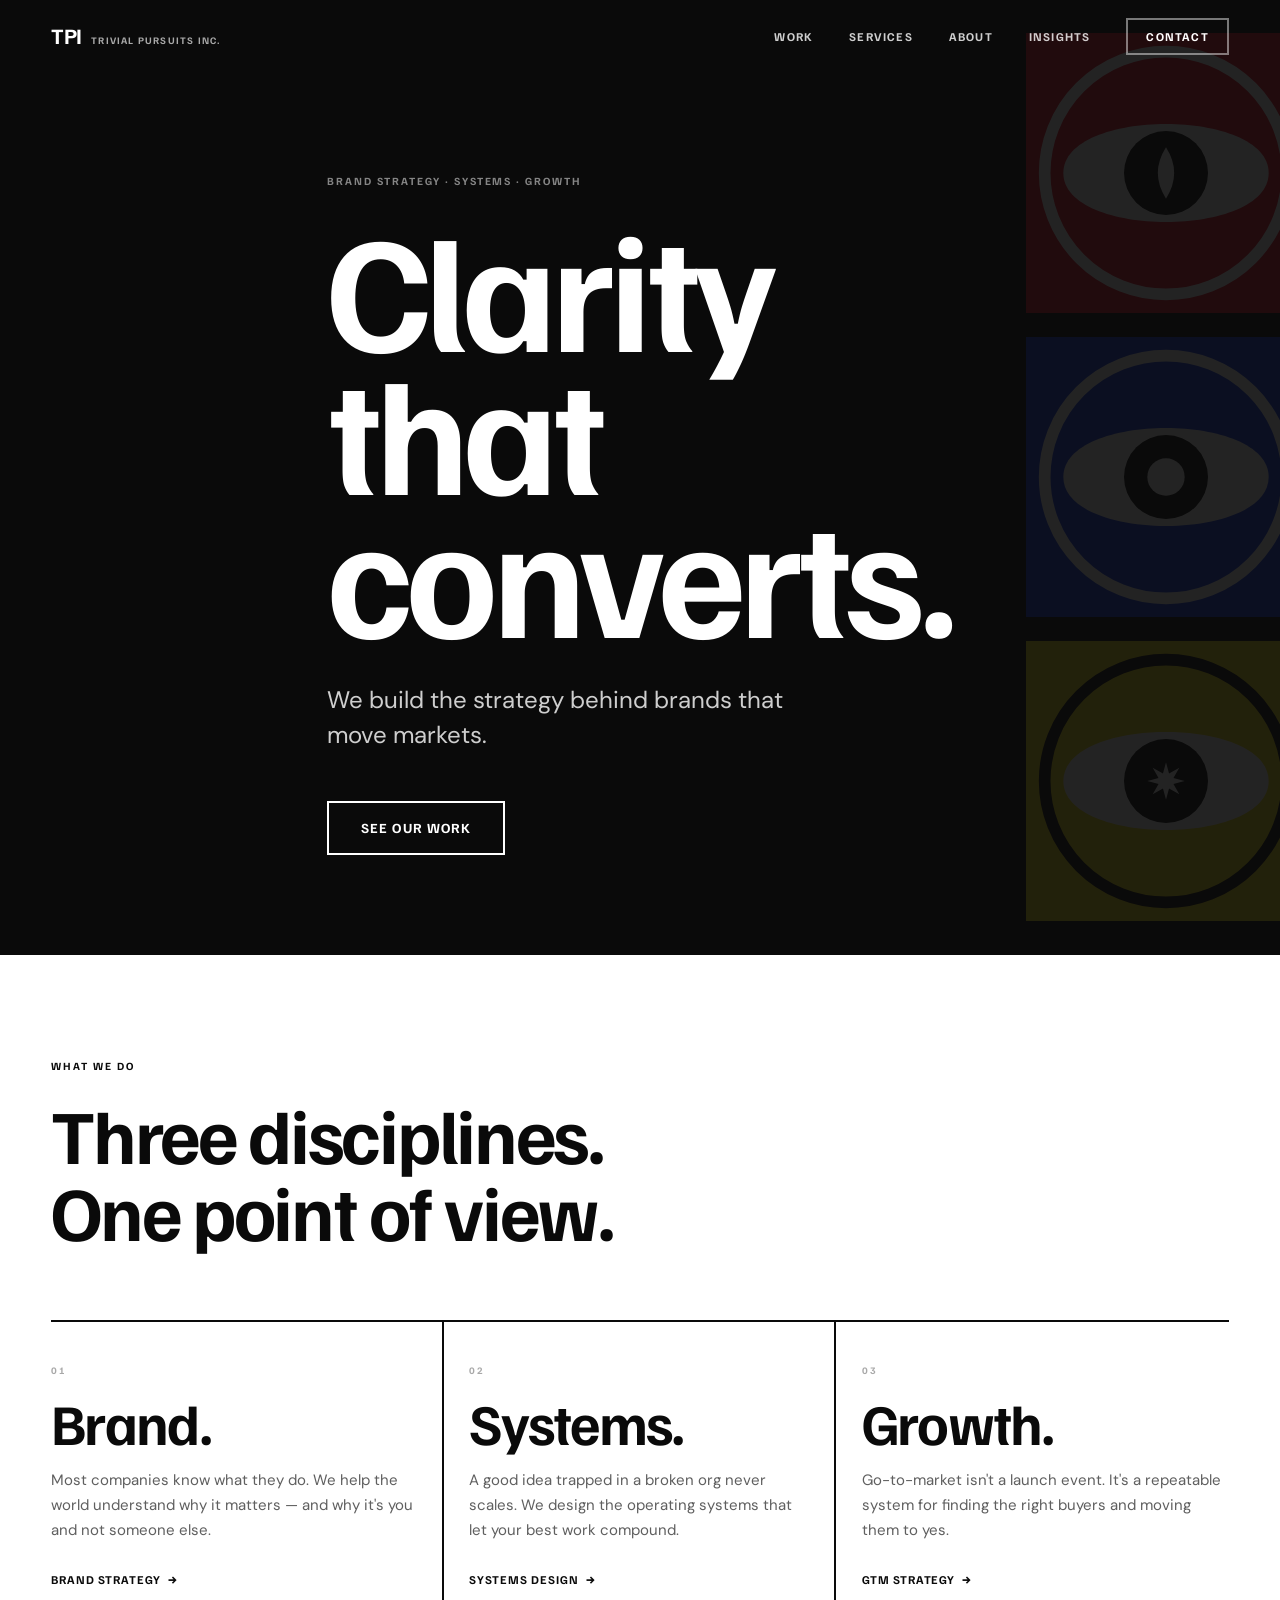
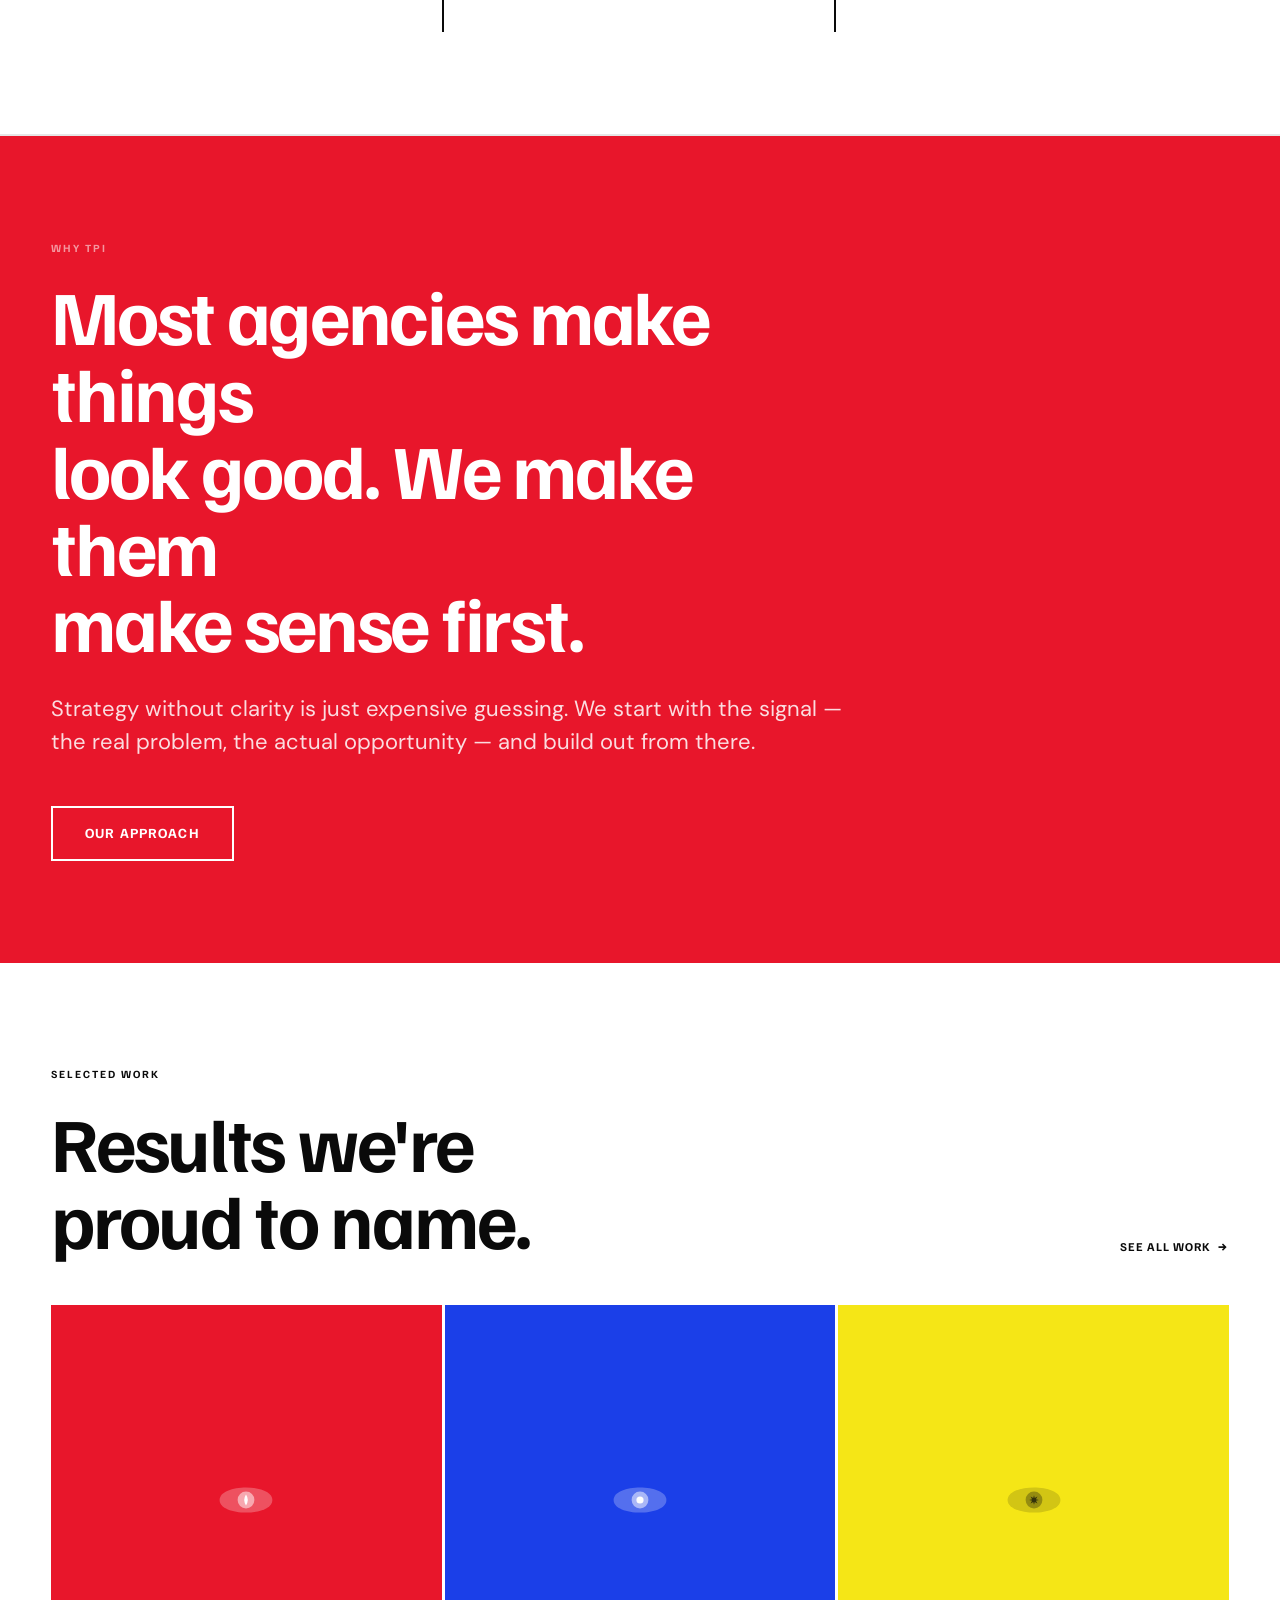
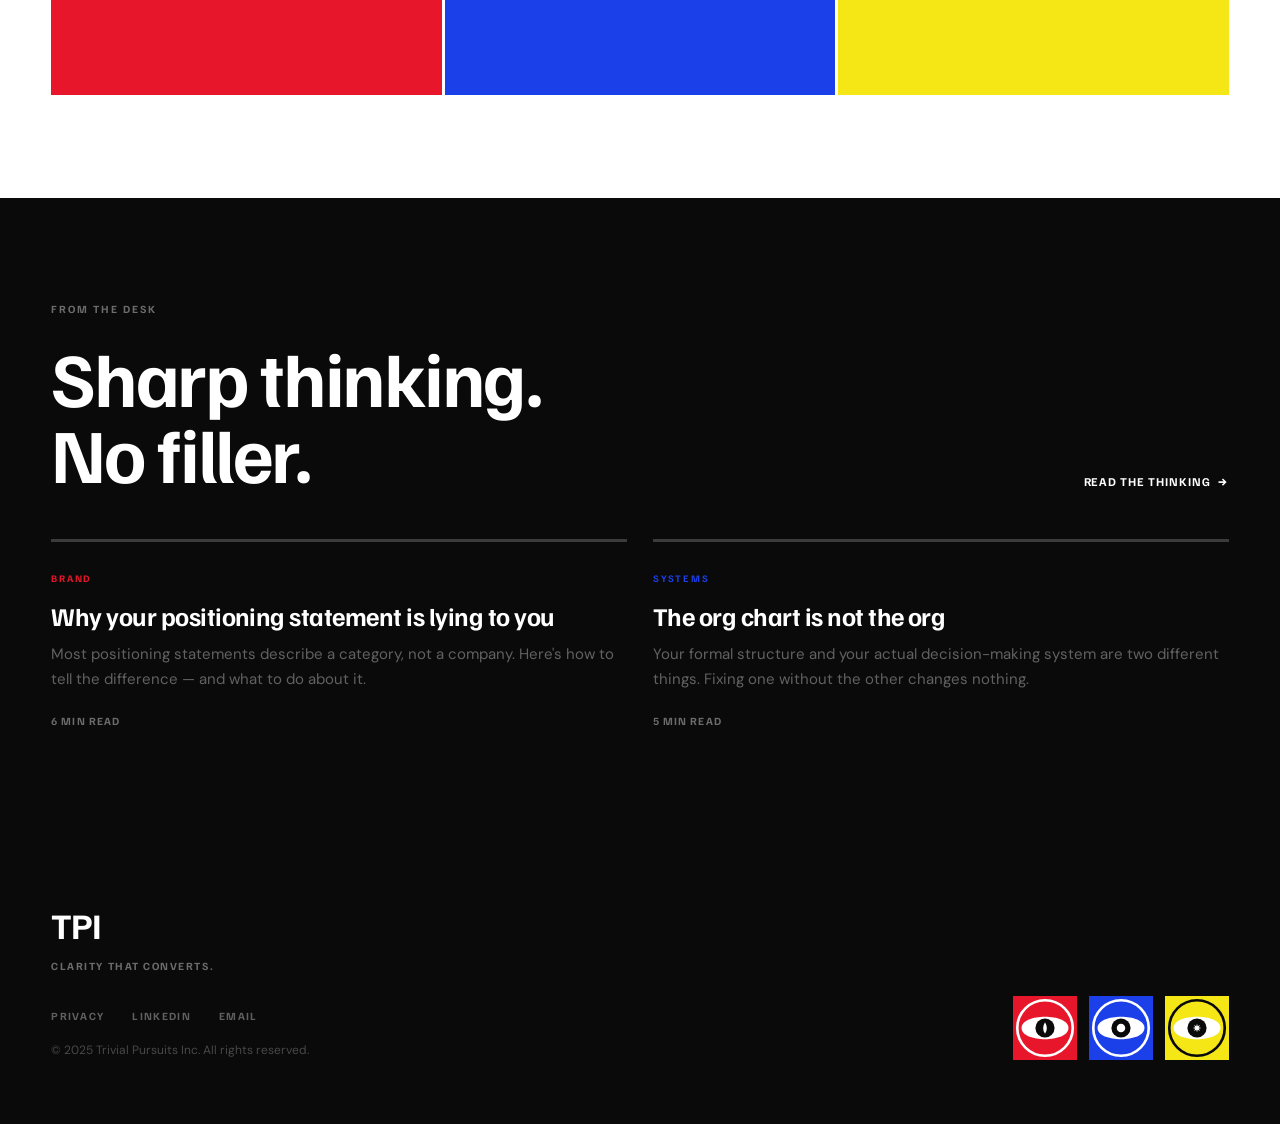
<file: index.html>
<!DOCTYPE html>
<html lang="en">
<head>
  <meta charset="UTF-8">
  <meta name="viewport" content="width=device-width, initial-scale=1.0">
  <title>TPI — Trivial Pursuits Inc. | Clarity that converts.</title>
  <meta name="description" content="TPI is a brand strategy and systems consulting agency. We build the strategy behind brands that move markets.">
  <link rel="preconnect" href="https://fonts.googleapis.com">
  <link rel="preconnect" href="https://fonts.gstatic.com" crossorigin>
  <link href="https://fonts.googleapis.com/css2?family=Familjen+Grotesk:wght@400;700;900&family=DM+Sans:ital,wght@0,400;0,500;0,700;1,400&display=swap" rel="stylesheet">
  <link rel="stylesheet" href="styles.css">
</head>
<body>

  <!-- ── Navigation ── -->
  <nav class="nav" id="nav" aria-label="Main navigation">
    <div class="nav__inner container">
      <a href="index.html" class="nav__logo" aria-label="TPI Home">
        <span class="nav__logo-mark">TPI</span>
        <span class="nav__logo-name">Trivial Pursuits Inc.</span>
      </a>
      <button class="nav__toggle" id="navToggle" aria-label="Toggle navigation" aria-expanded="false">
        <span></span><span></span><span></span>
      </button>
      <ul class="nav__links" id="navLinks" role="list">
        <li><a href="work.html">Work</a></li>
        <li><a href="services.html">Services</a></li>
        <li><a href="about.html">About</a></li>
        <li><a href="insights.html">Insights</a></li>
        <li><a href="contact.html" class="nav__cta">Contact</a></li>
      </ul>
    </div>
  </nav>

  <!-- ── Hero ── -->
  <section class="hero" aria-label="Hero">

    <!-- Background eye icons (decorative) -->
    <div class="hero__bg-eyes" aria-hidden="true">
      <!-- Eye 1: Teardrop / Red -->
      <svg class="eye-icon eye-icon--xl eye-float-1" viewBox="0 0 120 120" xmlns="http://www.w3.org/2000/svg">
        <rect width="120" height="120" fill="#E8162B"/>
        <circle cx="60" cy="60" r="52" fill="none" stroke="white" stroke-width="5"/>
        <path d="M 16 60 C 16 32 104 32 104 60 C 104 88 16 88 16 60 Z" fill="white"/>
        <circle cx="60" cy="60" r="18" fill="#0A0A0A"/>
        <path d="M 60 49 Q 67 60 60 71 Q 53 60 60 49 Z" fill="white"/>
      </svg>
      <!-- Eye 2: Circle / Blue -->
      <svg class="eye-icon eye-icon--xl eye-float-2" viewBox="0 0 120 120" xmlns="http://www.w3.org/2000/svg">
        <rect width="120" height="120" fill="#1B3FE8"/>
        <circle cx="60" cy="60" r="52" fill="none" stroke="white" stroke-width="5"/>
        <path d="M 16 60 C 16 32 104 32 104 60 C 104 88 16 88 16 60 Z" fill="white"/>
        <circle cx="60" cy="60" r="18" fill="#0A0A0A"/>
        <circle cx="60" cy="60" r="8" fill="white"/>
      </svg>
      <!-- Eye 3: Starburst / Yellow -->
      <svg class="eye-icon eye-icon--xl eye-float-3" viewBox="0 0 120 120" xmlns="http://www.w3.org/2000/svg">
        <rect width="120" height="120" fill="#F5E616"/>
        <circle cx="60" cy="60" r="52" fill="none" stroke="#0A0A0A" stroke-width="5"/>
        <path d="M 16 60 C 16 32 104 32 104 60 C 104 88 16 88 16 60 Z" fill="white"/>
        <circle cx="60" cy="60" r="18" fill="#0A0A0A"/>
        <path d="M 60 52 L 61.3 56.8 L 65.7 54.3 L 63.2 58.7 L 68 60 L 63.2 61.3 L 65.7 65.7 L 61.3 63.2 L 60 68 L 58.7 63.2 L 54.3 65.7 L 56.8 61.3 L 52 60 L 56.8 58.7 L 54.3 54.3 L 58.7 56.8 Z" fill="white"/>
      </svg>
    </div>

    <div class="hero__content container">
      <p class="hero__eyebrow">Brand Strategy · Systems · Growth</p>
      <h1 class="hero__headline">
        <span>Clarity</span>
        <span>that</span>
        <span>converts.</span>
      </h1>
      <p class="hero__sub">We build the strategy behind brands that move markets.</p>
      <a href="work.html" class="btn btn--outline">See our work</a>
    </div>
  </section>

  <!-- ── What We Do ── -->
  <section class="section" aria-labelledby="what-we-do-heading">
    <div class="container">
      <p class="section-label reveal">What we do</p>
      <h2 class="t-display reveal reveal-delay-1" id="what-we-do-heading">
        Three disciplines.<br>One point of view.
      </h2>
      <div class="what-we-do__grid">
        <div class="what-we-do__item reveal reveal-delay-1">
          <p class="what-we-do__num">01</p>
          <h3 class="what-we-do__label">Brand.</h3>
          <p class="what-we-do__desc">Most companies know what they do. We help the world understand why it matters — and why it's you and not someone else.</p>
          <a href="services.html#brand" class="link-arrow">Brand strategy</a>
        </div>
        <div class="what-we-do__item reveal reveal-delay-2">
          <p class="what-we-do__num">02</p>
          <h3 class="what-we-do__label">Systems.</h3>
          <p class="what-we-do__desc">A good idea trapped in a broken org never scales. We design the operating systems that let your best work compound.</p>
          <a href="services.html#systems" class="link-arrow">Systems design</a>
        </div>
        <div class="what-we-do__item reveal reveal-delay-3">
          <p class="what-we-do__num">03</p>
          <h3 class="what-we-do__label">Growth.</h3>
          <p class="what-we-do__desc">Go-to-market isn't a launch event. It's a repeatable system for finding the right buyers and moving them to yes.</p>
          <a href="services.html#gtm" class="link-arrow">GTM strategy</a>
        </div>
      </div>
    </div>
  </section>

  <!-- ── Divider ── -->
  <div class="divider" role="separator"></div>

  <!-- ── Why TPI (Red block) ── -->
  <section class="section section--red" aria-labelledby="why-tpi-heading">
    <div class="container">
      <div style="max-width: 800px;">
        <p class="section-label reveal" style="opacity:.55;">Why TPI</p>
        <h2 class="t-display reveal reveal-delay-1" id="why-tpi-heading">
          Most agencies make things<br>look good. We make them<br>make sense first.
        </h2>
        <p class="t-body-lg reveal reveal-delay-2" style="margin-top:32px; opacity:.85;">
          Strategy without clarity is just expensive guessing. We start with the signal — the real problem, the actual opportunity — and build out from there.
        </p>
        <a href="about.html" class="btn btn--outline reveal reveal-delay-3" style="margin-top:48px;">Our approach</a>
      </div>
    </div>
  </section>

  <!-- ── Selected Work Teaser ── -->
  <section class="section" aria-labelledby="work-teaser-heading">
    <div class="container">
      <div style="display:flex; justify-content:space-between; align-items:flex-end; margin-bottom:48px; flex-wrap:wrap; gap:16px;">
        <div>
          <p class="section-label reveal">Selected work</p>
          <h2 class="t-display reveal reveal-delay-1" id="work-teaser-heading">Results we're<br>proud to name.</h2>
        </div>
        <a href="work.html" class="link-arrow reveal reveal-delay-2">See all work</a>
      </div>

      <div class="work-grid" style="grid-template-columns: repeat(3,1fr); gap:3px;">
        <!-- Work card 1 -->
        <div class="work-card reveal reveal-delay-1" data-category="brand">
          <div class="work-card__thumb work-card__thumb--red">
            <svg width="72" height="72" viewBox="0 0 120 120" aria-hidden="true">
              <path d="M 16 60 C 16 32 104 32 104 60 C 104 88 16 88 16 60 Z" fill="rgba(255,255,255,0.25)"/>
              <circle cx="60" cy="60" r="14" fill="rgba(255,255,255,0.5)"/>
              <path d="M 60 51 Q 66 60 60 69 Q 54 60 60 51 Z" fill="white"/>
            </svg>
          </div>
          <div class="work-card__overlay">
            <p class="work-card__tag">Brand Strategy</p>
            <p class="work-card__industry">FinTech Startup</p>
            <p class="work-card__outcome">Repositioned brand, 3× pipeline growth in 6 months.</p>
          </div>
        </div>
        <!-- Work card 2 -->
        <div class="work-card reveal reveal-delay-2" data-category="systems">
          <div class="work-card__thumb work-card__thumb--blue">
            <svg width="72" height="72" viewBox="0 0 120 120" aria-hidden="true">
              <path d="M 16 60 C 16 32 104 32 104 60 C 104 88 16 88 16 60 Z" fill="rgba(255,255,255,0.25)"/>
              <circle cx="60" cy="60" r="14" fill="rgba(255,255,255,0.5)"/>
              <circle cx="60" cy="60" r="6" fill="white"/>
            </svg>
          </div>
          <div class="work-card__overlay">
            <p class="work-card__tag">Systems Design</p>
            <p class="work-card__industry">SaaS Scale-Up</p>
            <p class="work-card__outcome">Rebuilt org structure. Decision time cut by 60%.</p>
          </div>
        </div>
        <!-- Work card 3 -->
        <div class="work-card reveal reveal-delay-3" data-category="gtm">
          <div class="work-card__thumb work-card__thumb--yellow">
            <svg width="72" height="72" viewBox="0 0 120 120" aria-hidden="true">
              <path d="M 16 60 C 16 32 104 32 104 60 C 104 88 16 88 16 60 Z" fill="rgba(10,10,10,0.15)"/>
              <circle cx="60" cy="60" r="14" fill="rgba(10,10,10,0.3)"/>
              <path d="M 60 52 L 61.3 56.8 L 65.7 54.3 L 63.2 58.7 L 68 60 L 63.2 61.3 L 65.7 65.7 L 61.3 63.2 L 60 68 L 58.7 63.2 L 54.3 65.7 L 56.8 61.3 L 52 60 L 56.8 58.7 L 54.3 54.3 L 58.7 56.8 Z" fill="rgba(10,10,10,0.7)"/>
            </svg>
          </div>
          <div class="work-card__overlay">
            <p class="work-card__tag">Go-to-Market</p>
            <p class="work-card__industry">B2B Software</p>
            <p class="work-card__outcome">New product launch, $2M ARR in year one.</p>
          </div>
        </div>
      </div>
    </div>
  </section>

  <!-- ── Insights Teaser ── -->
  <section class="section section--black" aria-labelledby="insights-teaser-heading">
    <div class="container">
      <div style="display:flex; justify-content:space-between; align-items:flex-end; margin-bottom:48px; flex-wrap:wrap; gap:16px;">
        <div>
          <p class="section-label reveal" style="opacity:.4;">From the desk</p>
          <h2 class="t-display reveal reveal-delay-1" id="insights-teaser-heading">Sharp thinking.<br>No filler.</h2>
        </div>
        <a href="insights.html" class="link-arrow reveal reveal-delay-2">Read the thinking</a>
      </div>

      <div class="grid-2 reveal reveal-delay-2">
        <div class="post-card" style="border-color: rgba(255,255,255,0.2);">
          <p class="post-card__tag" style="color: var(--red);">Brand</p>
          <h3 class="post-card__title" style="color: var(--white);">Why your positioning statement is lying to you</h3>
          <p class="post-card__excerpt" style="color: rgba(255,255,255,0.55);">Most positioning statements describe a category, not a company. Here's how to tell the difference — and what to do about it.</p>
          <p class="post-card__meta">6 min read</p>
        </div>
        <div class="post-card" style="border-color: rgba(255,255,255,0.2);">
          <p class="post-card__tag" style="color: #1B3FE8;">Systems</p>
          <h3 class="post-card__title" style="color: var(--white);">The org chart is not the org</h3>
          <p class="post-card__excerpt" style="color: rgba(255,255,255,0.55);">Your formal structure and your actual decision-making system are two different things. Fixing one without the other changes nothing.</p>
          <p class="post-card__meta">5 min read</p>
        </div>
      </div>
    </div>
  </section>

  <!-- ── Footer ── -->
  <footer class="footer" role="contentinfo">
    <div class="container">
      <div class="footer__inner">
        <div class="footer__brand">
          <p class="footer__logo">TPI</p>
          <p class="footer__tagline">Clarity that converts.</p>
          <nav class="footer__links" aria-label="Footer navigation">
            <a href="#">Privacy</a>
            <a href="#">LinkedIn</a>
            <a href="contact.html">Email</a>
          </nav>
          <p class="footer__copyright">© 2025 Trivial Pursuits Inc. All rights reserved.</p>
        </div>
        <!-- Footer eyes -->
        <div class="footer__eyes" aria-hidden="true">
          <svg class="eye-icon eye-icon--sm" viewBox="0 0 120 120" xmlns="http://www.w3.org/2000/svg">
            <rect width="120" height="120" fill="#E8162B"/>
            <circle cx="60" cy="60" r="52" fill="none" stroke="white" stroke-width="5"/>
            <path d="M 16 60 C 16 32 104 32 104 60 C 104 88 16 88 16 60 Z" fill="white"/>
            <circle cx="60" cy="60" r="18" fill="#0A0A0A"/>
            <path d="M 60 49 Q 67 60 60 71 Q 53 60 60 49 Z" fill="white"/>
          </svg>
          <svg class="eye-icon eye-icon--sm" viewBox="0 0 120 120" xmlns="http://www.w3.org/2000/svg">
            <rect width="120" height="120" fill="#1B3FE8"/>
            <circle cx="60" cy="60" r="52" fill="none" stroke="white" stroke-width="5"/>
            <path d="M 16 60 C 16 32 104 32 104 60 C 104 88 16 88 16 60 Z" fill="white"/>
            <circle cx="60" cy="60" r="18" fill="#0A0A0A"/>
            <circle cx="60" cy="60" r="8" fill="white"/>
          </svg>
          <svg class="eye-icon eye-icon--sm" viewBox="0 0 120 120" xmlns="http://www.w3.org/2000/svg">
            <rect width="120" height="120" fill="#F5E616"/>
            <circle cx="60" cy="60" r="52" fill="none" stroke="#0A0A0A" stroke-width="5"/>
            <path d="M 16 60 C 16 32 104 32 104 60 C 104 88 16 88 16 60 Z" fill="white"/>
            <circle cx="60" cy="60" r="18" fill="#0A0A0A"/>
            <path d="M 60 52 L 61.3 56.8 L 65.7 54.3 L 63.2 58.7 L 68 60 L 63.2 61.3 L 65.7 65.7 L 61.3 63.2 L 60 68 L 58.7 63.2 L 54.3 65.7 L 56.8 61.3 L 52 60 L 56.8 58.7 L 54.3 54.3 L 58.7 56.8 Z" fill="white"/>
          </svg>
        </div>
      </div>
    </div>
  </footer>

  <script src="main.js"></script>
</body>
</html>
</file>
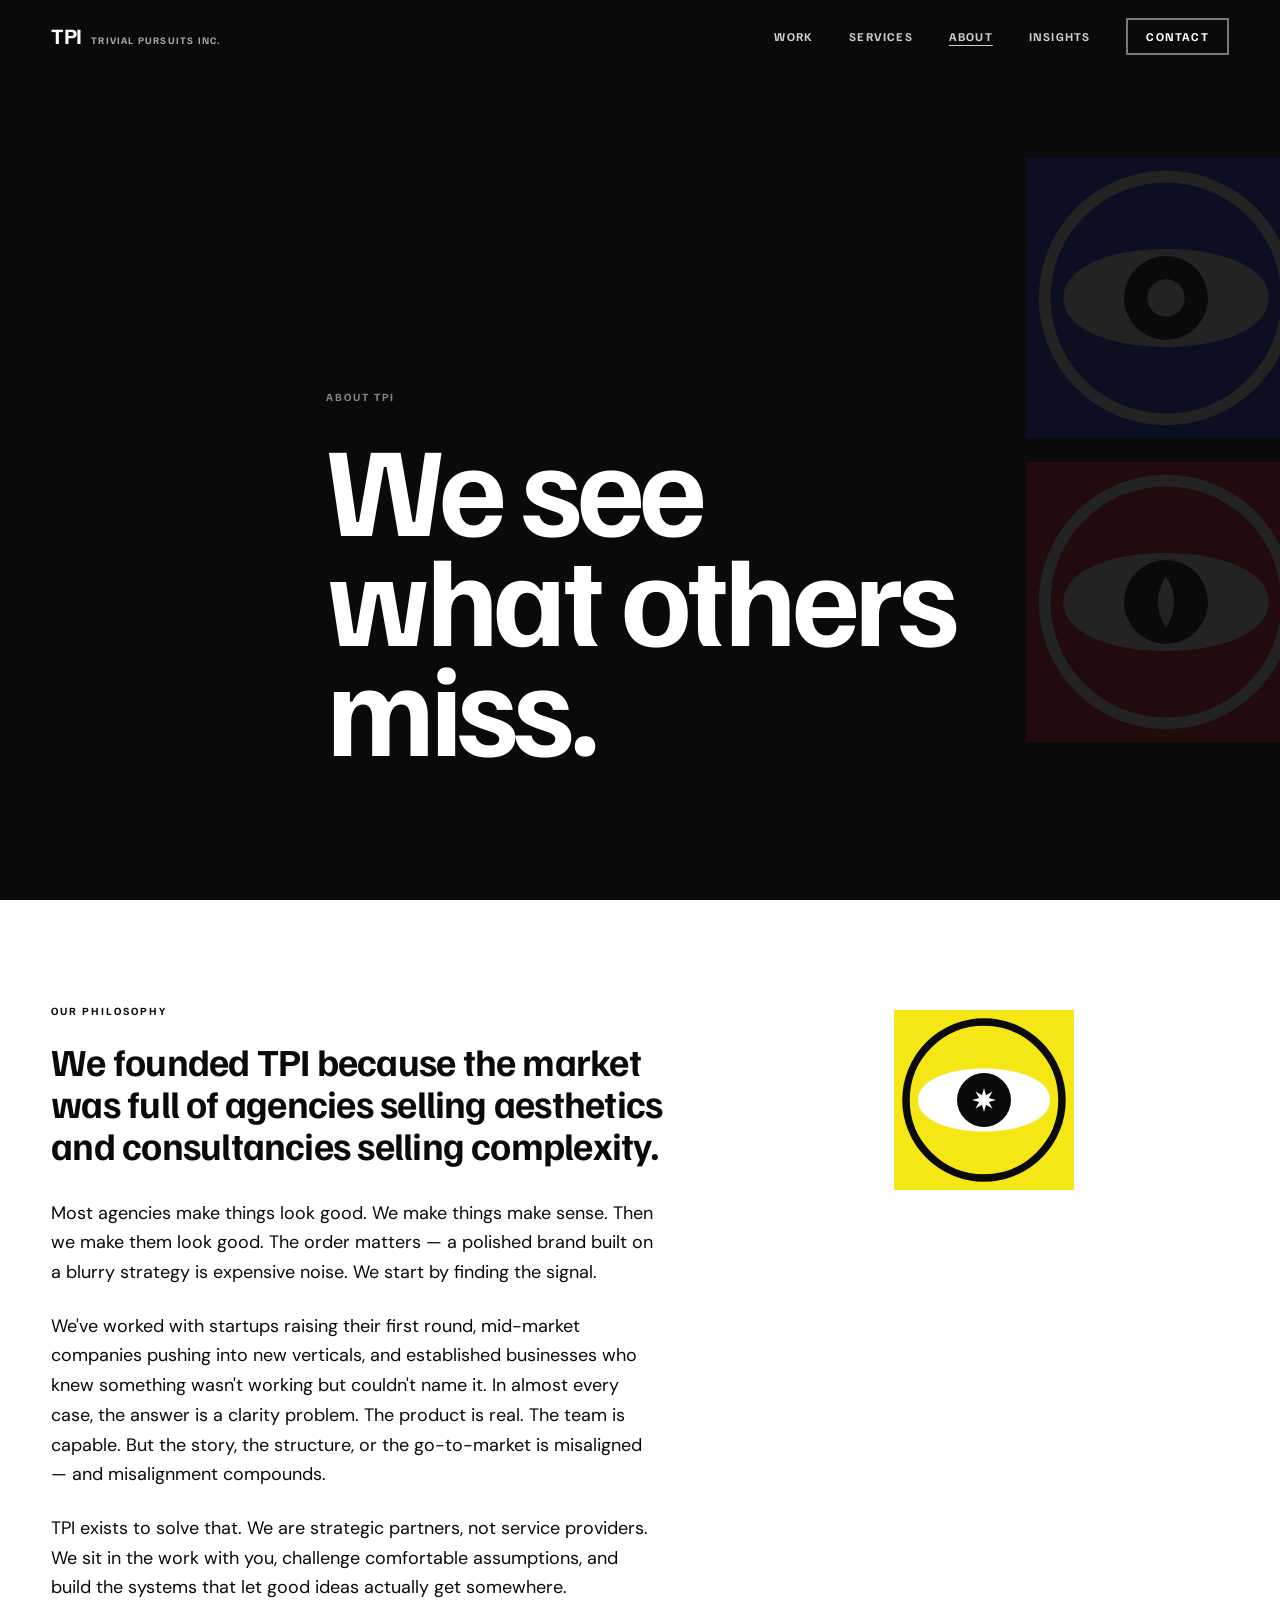
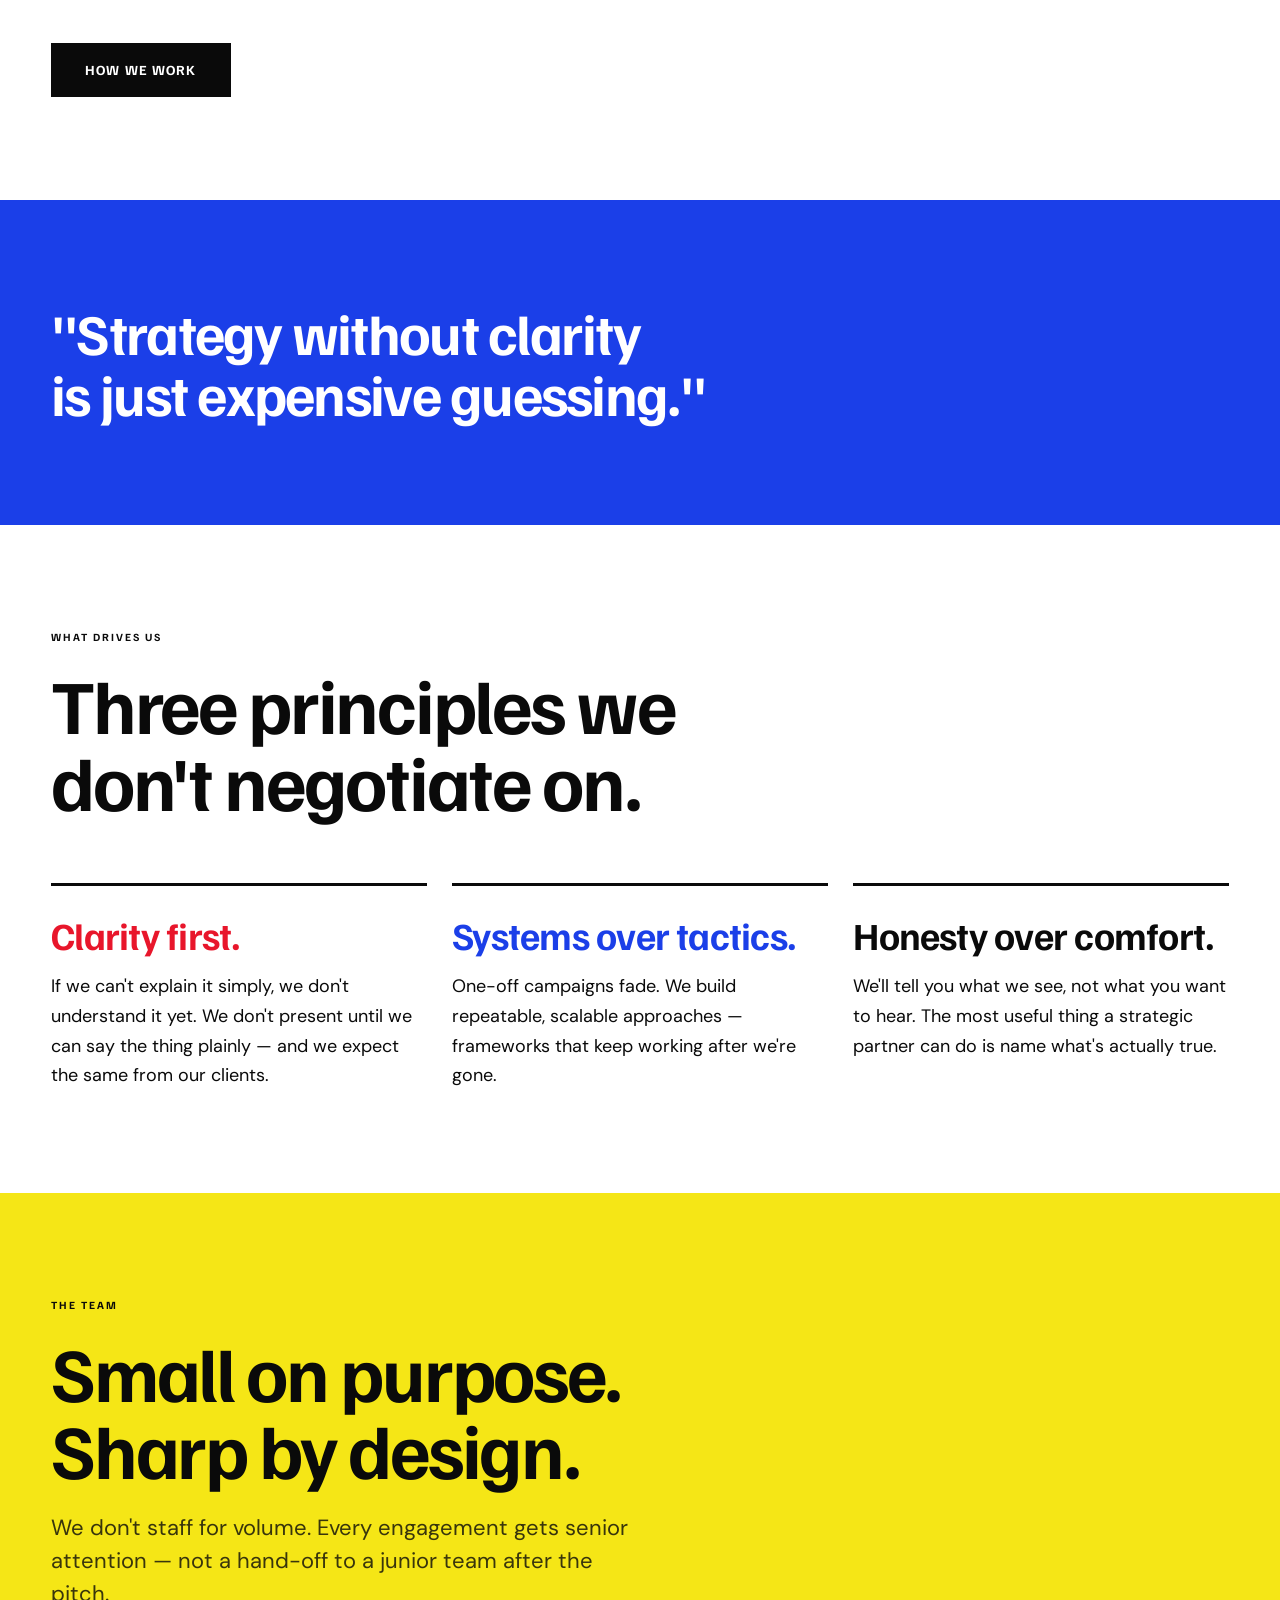
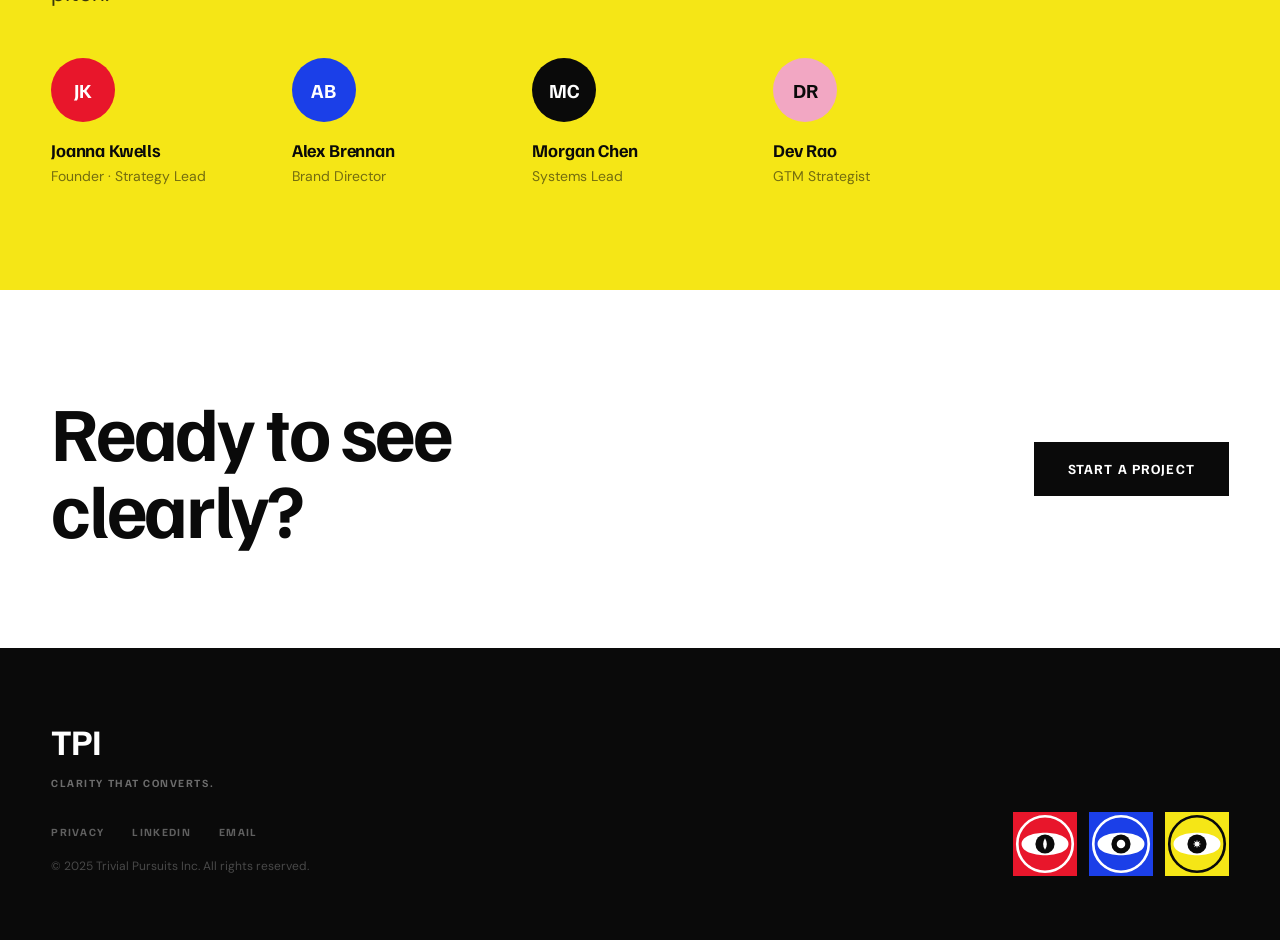
<file: about.html>
<!DOCTYPE html>
<html lang="en">
<head>
  <meta charset="UTF-8">
  <meta name="viewport" content="width=device-width, initial-scale=1.0">
  <title>About — TPI | Trivial Pursuits Inc.</title>
  <meta name="description" content="We see what others miss. TPI is a brand strategy and systems consulting agency that helps businesses see clearly and move decisively.">
  <link rel="preconnect" href="https://fonts.googleapis.com">
  <link rel="preconnect" href="https://fonts.gstatic.com" crossorigin>
  <link href="https://fonts.googleapis.com/css2?family=Familjen+Grotesk:wght@400;700;900&family=DM+Sans:ital,wght@0,400;0,500;0,700;1,400&display=swap" rel="stylesheet">
  <link rel="stylesheet" href="styles.css">
</head>
<body>

  <!-- ── Navigation ── -->
  <nav class="nav" id="nav" aria-label="Main navigation">
    <div class="nav__inner container">
      <a href="index.html" class="nav__logo" aria-label="TPI Home">
        <span class="nav__logo-mark">TPI</span>
        <span class="nav__logo-name">Trivial Pursuits Inc.</span>
      </a>
      <button class="nav__toggle" id="navToggle" aria-label="Toggle navigation" aria-expanded="false">
        <span></span><span></span><span></span>
      </button>
      <ul class="nav__links" id="navLinks" role="list">
        <li><a href="work.html">Work</a></li>
        <li><a href="services.html">Services</a></li>
        <li><a href="about.html">About</a></li>
        <li><a href="insights.html">Insights</a></li>
        <li><a href="contact.html" class="nav__cta">Contact</a></li>
      </ul>
    </div>
  </nav>

  <!-- ── Hero ── -->
  <section class="hero" aria-label="About hero">
    <div class="hero__bg-eyes" aria-hidden="true">
      <svg class="eye-icon eye-icon--xl eye-float-2" viewBox="0 0 120 120" xmlns="http://www.w3.org/2000/svg">
        <rect width="120" height="120" fill="#1B3FE8"/>
        <circle cx="60" cy="60" r="52" fill="none" stroke="white" stroke-width="5"/>
        <path d="M 16 60 C 16 32 104 32 104 60 C 104 88 16 88 16 60 Z" fill="white"/>
        <circle cx="60" cy="60" r="18" fill="#0A0A0A"/>
        <circle cx="60" cy="60" r="8" fill="white"/>
      </svg>
      <svg class="eye-icon eye-icon--xl eye-float-1" viewBox="0 0 120 120" xmlns="http://www.w3.org/2000/svg">
        <rect width="120" height="120" fill="#E8162B"/>
        <circle cx="60" cy="60" r="52" fill="none" stroke="white" stroke-width="5"/>
        <path d="M 16 60 C 16 32 104 32 104 60 C 104 88 16 88 16 60 Z" fill="white"/>
        <circle cx="60" cy="60" r="18" fill="#0A0A0A"/>
        <path d="M 60 49 Q 67 60 60 71 Q 53 60 60 49 Z" fill="white"/>
      </svg>
    </div>
    <div class="hero__content container">
      <p class="hero__eyebrow">About TPI</p>
      <h1 class="hero__headline" style="font-size: clamp(60px, 10vw, 144px);">
        <span>We see</span>
        <span>what others</span>
        <span>miss.</span>
      </h1>
    </div>
  </section>

  <!-- ── Philosophy ── -->
  <section class="section" aria-labelledby="philosophy-heading">
    <div class="container">
      <div class="about-philosophy">
        <div class="about-philosophy__copy">
          <p class="section-label reveal">Our philosophy</p>
          <h2 class="t-title reveal reveal-delay-1" id="philosophy-heading" style="margin-bottom:32px;">
            We founded TPI because the market was full of agencies selling aesthetics and consultancies selling complexity.
          </h2>
          <div class="t-body reveal reveal-delay-2">
            <p>Most agencies make things look good. We make things make sense. Then we make them look good. The order matters — a polished brand built on a blurry strategy is expensive noise. We start by finding the signal.</p>
            <p>We've worked with startups raising their first round, mid-market companies pushing into new verticals, and established businesses who knew something wasn't working but couldn't name it. In almost every case, the answer is a clarity problem. The product is real. The team is capable. But the story, the structure, or the go-to-market is misaligned — and misalignment compounds.</p>
            <p>TPI exists to solve that. We are strategic partners, not service providers. We sit in the work with you, challenge comfortable assumptions, and build the systems that let good ideas actually get somewhere.</p>
          </div>
          <a href="services.html" class="btn btn--primary reveal reveal-delay-3" style="margin-top:40px;">How we work</a>
        </div>

        <!-- Floating eye -->
        <div style="display:flex; justify-content:center; align-items:flex-start; padding-top:8px;" aria-hidden="true">
          <svg class="eye-icon eye-icon--lg eye-float-3 reveal reveal-delay-2" viewBox="0 0 120 120" xmlns="http://www.w3.org/2000/svg">
            <rect width="120" height="120" fill="#F5E616"/>
            <circle cx="60" cy="60" r="52" fill="none" stroke="#0A0A0A" stroke-width="5"/>
            <path d="M 16 60 C 16 32 104 32 104 60 C 104 88 16 88 16 60 Z" fill="white"/>
            <circle cx="60" cy="60" r="18" fill="#0A0A0A"/>
            <path d="M 60 52 L 61.3 56.8 L 65.7 54.3 L 63.2 58.7 L 68 60 L 63.2 61.3 L 65.7 65.7 L 61.3 63.2 L 60 68 L 58.7 63.2 L 54.3 65.7 L 56.8 61.3 L 52 60 L 56.8 58.7 L 54.3 54.3 L 58.7 56.8 Z" fill="white"/>
          </svg>
        </div>
      </div>
    </div>
  </section>

  <!-- ── Pull Quote ── -->
  <section class="section section--blue" aria-label="Pull quote">
    <div class="container">
      <blockquote class="pull-quote reveal" style="max-width:900px;">
        "Strategy without clarity<br>is just expensive guessing."
      </blockquote>
    </div>
  </section>

  <!-- ── What drives us ── -->
  <section class="section" aria-labelledby="values-heading">
    <div class="container">
      <p class="section-label reveal">What drives us</p>
      <h2 class="t-display reveal reveal-delay-1" id="values-heading" style="margin-bottom:64px; max-width:720px;">
        Three principles we don't negotiate on.
      </h2>
      <div class="grid-3">
        <div class="reveal reveal-delay-1" style="border-top: 3px solid var(--black); padding-top: 28px;">
          <h3 class="t-title" style="margin-bottom:16px; color: var(--red);">Clarity first.</h3>
          <p class="t-body">If we can't explain it simply, we don't understand it yet. We don't present until we can say the thing plainly — and we expect the same from our clients.</p>
        </div>
        <div class="reveal reveal-delay-2" style="border-top: 3px solid var(--black); padding-top: 28px;">
          <h3 class="t-title" style="margin-bottom:16px; color: var(--blue);">Systems over tactics.</h3>
          <p class="t-body">One-off campaigns fade. We build repeatable, scalable approaches — frameworks that keep working after we're gone.</p>
        </div>
        <div class="reveal reveal-delay-3" style="border-top: 3px solid var(--black); padding-top: 28px;">
          <h3 class="t-title" style="margin-bottom:16px;">Honesty over comfort.</h3>
          <p class="t-body">We'll tell you what we see, not what you want to hear. The most useful thing a strategic partner can do is name what's actually true.</p>
        </div>
      </div>
    </div>
  </section>

  <!-- ── Team ── -->
  <section class="section section--yellow" aria-labelledby="team-heading">
    <div class="container">
      <p class="section-label reveal">The team</p>
      <h2 class="t-display reveal reveal-delay-1" id="team-heading">Small on purpose.<br>Sharp by design.</h2>
      <p class="t-body-lg reveal reveal-delay-2" style="max-width:600px; margin-top:24px; opacity:.8;">
        We don't staff for volume. Every engagement gets senior attention — not a hand-off to a junior team after the pitch.
      </p>
      <div class="team-grid">
        <div class="team-member reveal reveal-delay-1">
          <div class="team-avatar team-avatar--red">JK</div>
          <div>
            <p class="team-member__name">Joanna Kwells</p>
            <p class="team-member__role">Founder · Strategy Lead</p>
          </div>
        </div>
        <div class="team-member reveal reveal-delay-2">
          <div class="team-avatar team-avatar--blue">AB</div>
          <div>
            <p class="team-member__name">Alex Brennan</p>
            <p class="team-member__role">Brand Director</p>
          </div>
        </div>
        <div class="team-member reveal reveal-delay-3">
          <div class="team-avatar team-avatar--black">MC</div>
          <div>
            <p class="team-member__name">Morgan Chen</p>
            <p class="team-member__role">Systems Lead</p>
          </div>
        </div>
        <div class="team-member reveal reveal-delay-4">
          <div class="team-avatar" style="background: var(--pink); color: var(--black);">DR</div>
          <div>
            <p class="team-member__name">Dev Rao</p>
            <p class="team-member__role">GTM Strategist</p>
          </div>
        </div>
      </div>
    </div>
  </section>

  <!-- ── CTA ── -->
  <section class="section" aria-label="Contact CTA">
    <div class="container">
      <div style="display:flex; justify-content:space-between; align-items:center; flex-wrap:wrap; gap:32px;">
        <h2 class="t-display reveal" style="max-width:600px;">Ready to see clearly?</h2>
        <a href="contact.html" class="btn btn--primary reveal reveal-delay-1">Start a project</a>
      </div>
    </div>
  </section>

  <!-- ── Footer ── -->
  <footer class="footer" role="contentinfo">
    <div class="container">
      <div class="footer__inner">
        <div class="footer__brand">
          <p class="footer__logo">TPI</p>
          <p class="footer__tagline">Clarity that converts.</p>
          <nav class="footer__links" aria-label="Footer navigation">
            <a href="#">Privacy</a>
            <a href="#">LinkedIn</a>
            <a href="contact.html">Email</a>
          </nav>
          <p class="footer__copyright">© 2025 Trivial Pursuits Inc. All rights reserved.</p>
        </div>
        <div class="footer__eyes" aria-hidden="true">
          <svg class="eye-icon eye-icon--sm" viewBox="0 0 120 120" xmlns="http://www.w3.org/2000/svg">
            <rect width="120" height="120" fill="#E8162B"/>
            <circle cx="60" cy="60" r="52" fill="none" stroke="white" stroke-width="5"/>
            <path d="M 16 60 C 16 32 104 32 104 60 C 104 88 16 88 16 60 Z" fill="white"/>
            <circle cx="60" cy="60" r="18" fill="#0A0A0A"/>
            <path d="M 60 49 Q 67 60 60 71 Q 53 60 60 49 Z" fill="white"/>
          </svg>
          <svg class="eye-icon eye-icon--sm" viewBox="0 0 120 120" xmlns="http://www.w3.org/2000/svg">
            <rect width="120" height="120" fill="#1B3FE8"/>
            <circle cx="60" cy="60" r="52" fill="none" stroke="white" stroke-width="5"/>
            <path d="M 16 60 C 16 32 104 32 104 60 C 104 88 16 88 16 60 Z" fill="white"/>
            <circle cx="60" cy="60" r="18" fill="#0A0A0A"/>
            <circle cx="60" cy="60" r="8" fill="white"/>
          </svg>
          <svg class="eye-icon eye-icon--sm" viewBox="0 0 120 120" xmlns="http://www.w3.org/2000/svg">
            <rect width="120" height="120" fill="#F5E616"/>
            <circle cx="60" cy="60" r="52" fill="none" stroke="#0A0A0A" stroke-width="5"/>
            <path d="M 16 60 C 16 32 104 32 104 60 C 104 88 16 88 16 60 Z" fill="white"/>
            <circle cx="60" cy="60" r="18" fill="#0A0A0A"/>
            <path d="M 60 52 L 61.3 56.8 L 65.7 54.3 L 63.2 58.7 L 68 60 L 63.2 61.3 L 65.7 65.7 L 61.3 63.2 L 60 68 L 58.7 63.2 L 54.3 65.7 L 56.8 61.3 L 52 60 L 56.8 58.7 L 54.3 54.3 L 58.7 56.8 Z" fill="white"/>
          </svg>
        </div>
      </div>
    </div>
  </footer>

  <script src="main.js"></script>
</body>
</html>
</file>
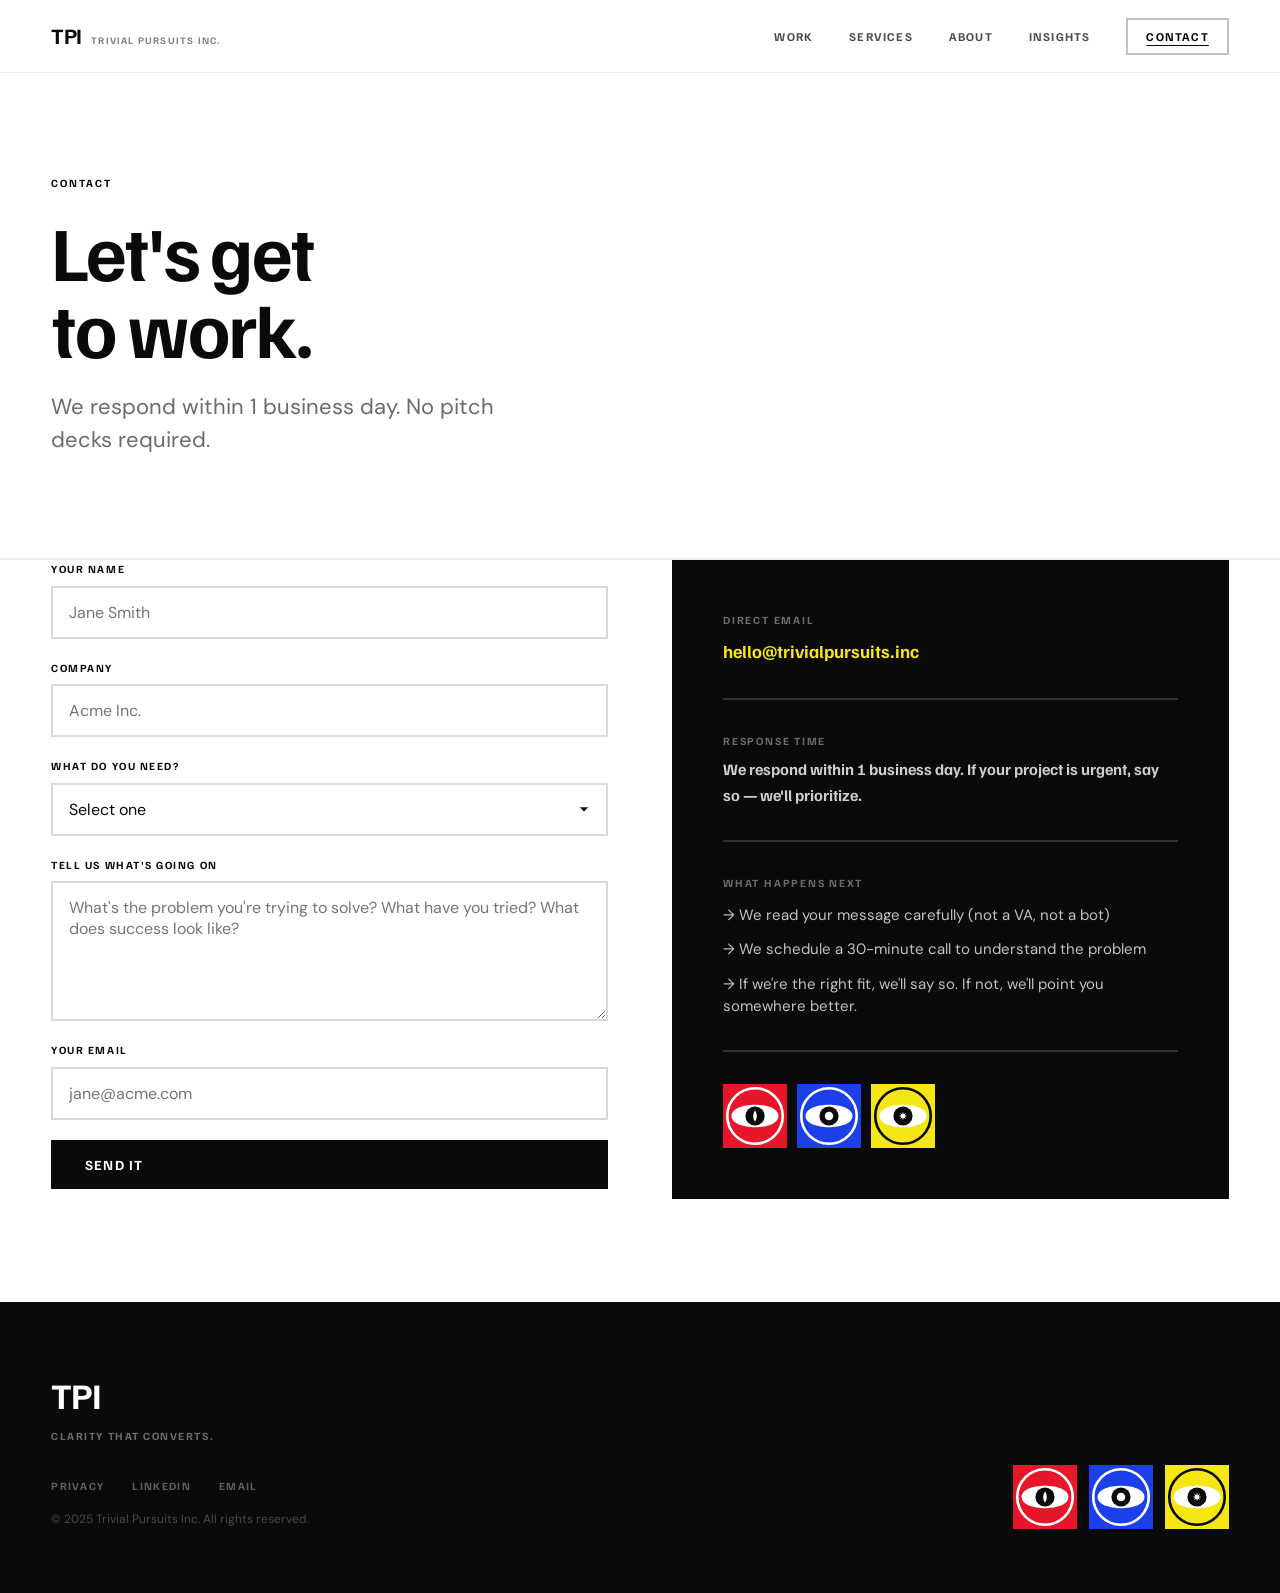
<file: contact.html>
<!DOCTYPE html>
<html lang="en">
<head>
  <meta charset="UTF-8">
  <meta name="viewport" content="width=device-width, initial-scale=1.0">
  <title>Contact — TPI | Trivial Pursuits Inc.</title>
  <meta name="description" content="Start a project with TPI. We respond within 1 business day. No pitch decks required.">
  <link rel="preconnect" href="https://fonts.googleapis.com">
  <link rel="preconnect" href="https://fonts.gstatic.com" crossorigin>
  <link href="https://fonts.googleapis.com/css2?family=Familjen+Grotesk:wght@400;700;900&family=DM+Sans:ital,wght@0,400;0,500;0,700;1,400&display=swap" rel="stylesheet">
  <link rel="stylesheet" href="styles.css">
</head>
<body class="page--light">

  <!-- ── Navigation ── -->
  <nav class="nav" id="nav" aria-label="Main navigation">
    <div class="nav__inner container">
      <a href="index.html" class="nav__logo" aria-label="TPI Home">
        <span class="nav__logo-mark">TPI</span>
        <span class="nav__logo-name">Trivial Pursuits Inc.</span>
      </a>
      <button class="nav__toggle" id="navToggle" aria-label="Toggle navigation" aria-expanded="false">
        <span></span><span></span><span></span>
      </button>
      <ul class="nav__links" id="navLinks" role="list">
        <li><a href="work.html">Work</a></li>
        <li><a href="services.html">Services</a></li>
        <li><a href="about.html">About</a></li>
        <li><a href="insights.html">Insights</a></li>
        <li><a href="contact.html" class="nav__cta">Contact</a></li>
      </ul>
    </div>
  </nav>

  <!-- ── Page Header ── -->
  <section class="page-hero" aria-labelledby="contact-heading">
    <div class="container">
      <p class="section-label reveal">Contact</p>
      <h1 class="t-display reveal reveal-delay-1" id="contact-heading">
        Let's get<br>to work.
      </h1>
      <p class="t-body-lg reveal reveal-delay-2" style="max-width:460px; margin-top:24px; opacity:.6;">
        We respond within 1 business day. No pitch decks required.
      </p>
    </div>
  </section>

  <!-- ── Contact Form + Aside ── -->
  <section class="section" style="padding-top:0;" aria-label="Contact form">
    <div class="container">
      <div class="grid-2" style="align-items: start; gap: clamp(32px,5vw,80px);">

        <!-- Form -->
        <div>
          <form class="contact-form" id="contactForm" novalidate aria-label="Project inquiry form">
            <div class="form-group reveal">
              <label for="name">Your name</label>
              <input type="text" id="name" name="name" placeholder="Jane Smith" required autocomplete="name">
            </div>
            <div class="form-group reveal reveal-delay-1">
              <label for="company">Company</label>
              <input type="text" id="company" name="company" placeholder="Acme Inc." autocomplete="organization">
            </div>
            <div class="form-group reveal reveal-delay-2">
              <label for="need">What do you need?</label>
              <select id="need" name="need" required>
                <option value="" disabled selected>Select one</option>
                <option value="brand">Brand Strategy &amp; Positioning</option>
                <option value="systems">Systems Design &amp; Org Consulting</option>
                <option value="gtm">Go-to-Market Strategy</option>
                <option value="combination">A combination of the above</option>
                <option value="notsure">Not sure yet</option>
              </select>
            </div>
            <div class="form-group reveal reveal-delay-3">
              <label for="message">Tell us what's going on</label>
              <textarea id="message" name="message" placeholder="What's the problem you're trying to solve? What have you tried? What does success look like?" required></textarea>
            </div>
            <div class="form-group reveal reveal-delay-4">
              <label for="email">Your email</label>
              <input type="email" id="email" name="email" placeholder="jane@acme.com" required autocomplete="email">
            </div>
            <div class="reveal reveal-delay-5">
              <button type="submit" class="btn btn--primary" style="width:100%;">Send it</button>
            </div>
          </form>
        </div>

        <!-- Aside -->
        <div class="reveal reveal-delay-1">
          <div class="contact-aside">
            <div>
              <p class="contact-aside__label">Direct email</p>
              <p class="contact-aside__value" style="margin-top:8px;">
                <a href="mailto:hello@trivialpursuits.inc" style="color: var(--yellow);">hello@trivialpursuits.inc</a>
              </p>
            </div>
            <div class="divider" style="opacity:.15;"></div>
            <div>
              <p class="contact-aside__label">Response time</p>
              <p class="contact-aside__value" style="margin-top:8px; font-size:16px; opacity:.8;">We respond within 1 business day. If your project is urgent, say so — we'll prioritize.</p>
            </div>
            <div class="divider" style="opacity:.15;"></div>
            <div>
              <p class="contact-aside__label">What happens next</p>
              <ul style="margin-top:12px; display:flex; flex-direction:column; gap:12px;">
                <li style="font-size:15px; opacity:.75; line-height:1.5;">→ We read your message carefully (not a VA, not a bot)</li>
                <li style="font-size:15px; opacity:.75; line-height:1.5;">→ We schedule a 30-minute call to understand the problem</li>
                <li style="font-size:15px; opacity:.75; line-height:1.5;">→ If we're the right fit, we'll say so. If not, we'll point you somewhere better.</li>
              </ul>
            </div>
            <div class="divider" style="opacity:.15;"></div>
            <!-- Small eyes -->
            <div style="display:flex; gap:10px;" aria-hidden="true">
              <svg class="eye-icon eye-icon--sm" viewBox="0 0 120 120" xmlns="http://www.w3.org/2000/svg">
                <rect width="120" height="120" fill="#E8162B"/>
                <circle cx="60" cy="60" r="52" fill="none" stroke="white" stroke-width="5"/>
                <path d="M 16 60 C 16 32 104 32 104 60 C 104 88 16 88 16 60 Z" fill="white"/>
                <circle cx="60" cy="60" r="18" fill="#0A0A0A"/>
                <path d="M 60 49 Q 67 60 60 71 Q 53 60 60 49 Z" fill="white"/>
              </svg>
              <svg class="eye-icon eye-icon--sm" viewBox="0 0 120 120" xmlns="http://www.w3.org/2000/svg">
                <rect width="120" height="120" fill="#1B3FE8"/>
                <circle cx="60" cy="60" r="52" fill="none" stroke="white" stroke-width="5"/>
                <path d="M 16 60 C 16 32 104 32 104 60 C 104 88 16 88 16 60 Z" fill="white"/>
                <circle cx="60" cy="60" r="18" fill="#0A0A0A"/>
                <circle cx="60" cy="60" r="8" fill="white"/>
              </svg>
              <svg class="eye-icon eye-icon--sm" viewBox="0 0 120 120" xmlns="http://www.w3.org/2000/svg">
                <rect width="120" height="120" fill="#F5E616"/>
                <circle cx="60" cy="60" r="52" fill="none" stroke="#0A0A0A" stroke-width="5"/>
                <path d="M 16 60 C 16 32 104 32 104 60 C 104 88 16 88 16 60 Z" fill="white"/>
                <circle cx="60" cy="60" r="18" fill="#0A0A0A"/>
                <path d="M 60 52 L 61.3 56.8 L 65.7 54.3 L 63.2 58.7 L 68 60 L 63.2 61.3 L 65.7 65.7 L 61.3 63.2 L 60 68 L 58.7 63.2 L 54.3 65.7 L 56.8 61.3 L 52 60 L 56.8 58.7 L 54.3 54.3 L 58.7 56.8 Z" fill="white"/>
              </svg>
            </div>
          </div>
        </div>

      </div>
    </div>
  </section>

  <!-- ── Footer ── -->
  <footer class="footer" role="contentinfo">
    <div class="container">
      <div class="footer__inner">
        <div class="footer__brand">
          <p class="footer__logo">TPI</p>
          <p class="footer__tagline">Clarity that converts.</p>
          <nav class="footer__links" aria-label="Footer navigation">
            <a href="#">Privacy</a>
            <a href="#">LinkedIn</a>
            <a href="contact.html">Email</a>
          </nav>
          <p class="footer__copyright">© 2025 Trivial Pursuits Inc. All rights reserved.</p>
        </div>
        <div class="footer__eyes" aria-hidden="true">
          <svg class="eye-icon eye-icon--sm" viewBox="0 0 120 120" xmlns="http://www.w3.org/2000/svg">
            <rect width="120" height="120" fill="#E8162B"/>
            <circle cx="60" cy="60" r="52" fill="none" stroke="white" stroke-width="5"/>
            <path d="M 16 60 C 16 32 104 32 104 60 C 104 88 16 88 16 60 Z" fill="white"/>
            <circle cx="60" cy="60" r="18" fill="#0A0A0A"/>
            <path d="M 60 49 Q 67 60 60 71 Q 53 60 60 49 Z" fill="white"/>
          </svg>
          <svg class="eye-icon eye-icon--sm" viewBox="0 0 120 120" xmlns="http://www.w3.org/2000/svg">
            <rect width="120" height="120" fill="#1B3FE8"/>
            <circle cx="60" cy="60" r="52" fill="none" stroke="white" stroke-width="5"/>
            <path d="M 16 60 C 16 32 104 32 104 60 C 104 88 16 88 16 60 Z" fill="white"/>
            <circle cx="60" cy="60" r="18" fill="#0A0A0A"/>
            <circle cx="60" cy="60" r="8" fill="white"/>
          </svg>
          <svg class="eye-icon eye-icon--sm" viewBox="0 0 120 120" xmlns="http://www.w3.org/2000/svg">
            <rect width="120" height="120" fill="#F5E616"/>
            <circle cx="60" cy="60" r="52" fill="none" stroke="#0A0A0A" stroke-width="5"/>
            <path d="M 16 60 C 16 32 104 32 104 60 C 104 88 16 88 16 60 Z" fill="white"/>
            <circle cx="60" cy="60" r="18" fill="#0A0A0A"/>
            <path d="M 60 52 L 61.3 56.8 L 65.7 54.3 L 63.2 58.7 L 68 60 L 63.2 61.3 L 65.7 65.7 L 61.3 63.2 L 60 68 L 58.7 63.2 L 54.3 65.7 L 56.8 61.3 L 52 60 L 56.8 58.7 L 54.3 54.3 L 58.7 56.8 Z" fill="white"/>
          </svg>
        </div>
      </div>
    </div>
  </footer>

  <script src="main.js"></script>
</body>
</html>
</file>
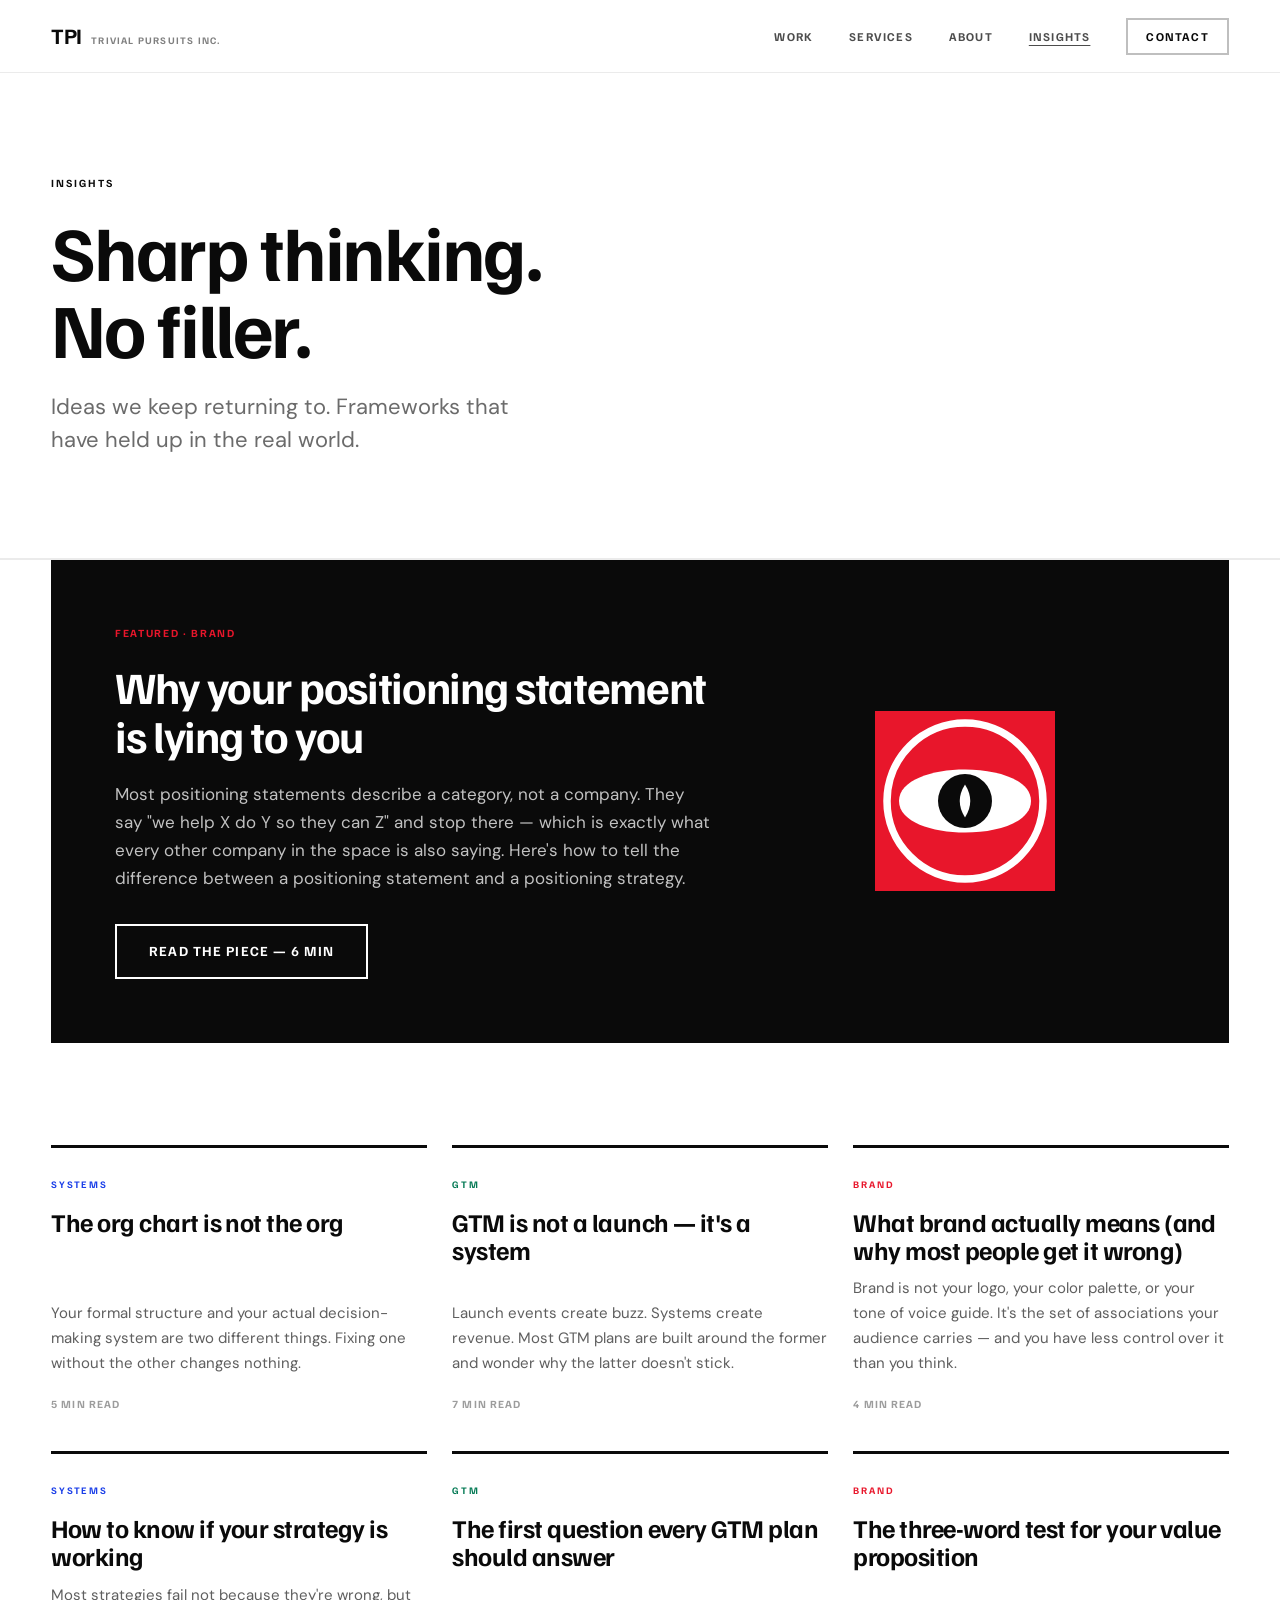
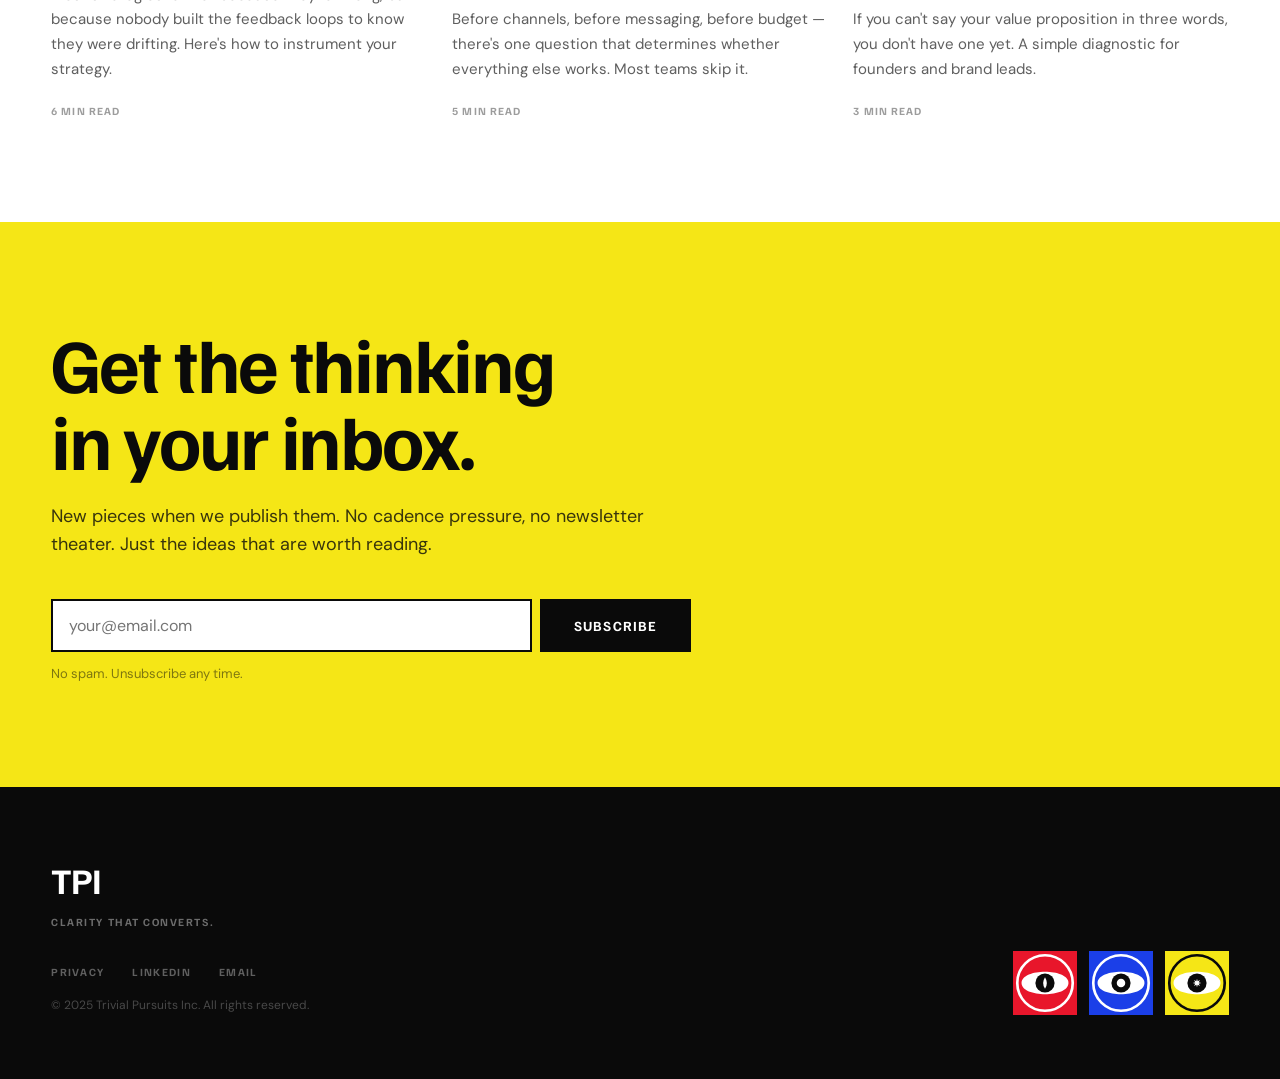
<file: insights.html>
<!DOCTYPE html>
<html lang="en">
<head>
  <meta charset="UTF-8">
  <meta name="viewport" content="width=device-width, initial-scale=1.0">
  <title>Insights — TPI | Trivial Pursuits Inc.</title>
  <meta name="description" content="Sharp thinking on brand strategy, systems design, and go-to-market. No filler.">
  <link rel="preconnect" href="https://fonts.googleapis.com">
  <link rel="preconnect" href="https://fonts.gstatic.com" crossorigin>
  <link href="https://fonts.googleapis.com/css2?family=Familjen+Grotesk:wght@400;700;900&family=DM+Sans:ital,wght@0,400;0,500;0,700;1,400&display=swap" rel="stylesheet">
  <link rel="stylesheet" href="styles.css">
</head>
<body class="page--light">

  <!-- ── Navigation ── -->
  <nav class="nav" id="nav" aria-label="Main navigation">
    <div class="nav__inner container">
      <a href="index.html" class="nav__logo" aria-label="TPI Home">
        <span class="nav__logo-mark">TPI</span>
        <span class="nav__logo-name">Trivial Pursuits Inc.</span>
      </a>
      <button class="nav__toggle" id="navToggle" aria-label="Toggle navigation" aria-expanded="false">
        <span></span><span></span><span></span>
      </button>
      <ul class="nav__links" id="navLinks" role="list">
        <li><a href="work.html">Work</a></li>
        <li><a href="services.html">Services</a></li>
        <li><a href="about.html">About</a></li>
        <li><a href="insights.html">Insights</a></li>
        <li><a href="contact.html" class="nav__cta">Contact</a></li>
      </ul>
    </div>
  </nav>

  <!-- ── Page Header ── -->
  <section class="page-hero" aria-labelledby="insights-heading">
    <div class="container">
      <p class="section-label reveal">Insights</p>
      <h1 class="t-display reveal reveal-delay-1" id="insights-heading">
        Sharp thinking.<br>No filler.
      </h1>
      <p class="t-body-lg reveal reveal-delay-2" style="max-width:480px; margin-top:24px; opacity:.6;">
        Ideas we keep returning to. Frameworks that have held up in the real world.
      </p>
    </div>
  </section>

  <!-- ── Featured Post ── -->
  <section class="section" style="padding-top:0;" aria-label="Featured insight">
    <div class="container">
      <div class="reveal" style="background: var(--black); color: var(--white); padding: clamp(40px,5vw,72px); display:grid; grid-template-columns: 3fr 2fr; gap: clamp(32px,4vw,64px); align-items: center;">
        <div>
          <p class="t-label" style="color: var(--red); margin-bottom:20px;">Featured · Brand</p>
          <h2 class="t-title" style="font-size: clamp(28px, 3.5vw, 48px); margin-bottom:20px; letter-spacing:-0.03em;">
            Why your positioning statement is lying to you
          </h2>
          <p style="font-size:17px; line-height:1.65; opacity:.75; margin-bottom:32px;">
            Most positioning statements describe a category, not a company. They say "we help X do Y so they can Z" and stop there — which is exactly what every other company in the space is also saying. Here's how to tell the difference between a positioning statement and a positioning strategy.
          </p>
          <a href="#" class="btn btn--outline">Read the piece — 6 min</a>
        </div>
        <div aria-hidden="true" style="display:flex; justify-content:center;">
          <svg class="eye-icon eye-icon--lg eye-float-1" viewBox="0 0 120 120" xmlns="http://www.w3.org/2000/svg">
            <rect width="120" height="120" fill="#E8162B"/>
            <circle cx="60" cy="60" r="52" fill="none" stroke="white" stroke-width="5"/>
            <path d="M 16 60 C 16 32 104 32 104 60 C 104 88 16 88 16 60 Z" fill="white"/>
            <circle cx="60" cy="60" r="18" fill="#0A0A0A"/>
            <path d="M 60 49 Q 67 60 60 71 Q 53 60 60 49 Z" fill="white"/>
          </svg>
        </div>
      </div>
    </div>
  </section>

  <!-- ── Post Grid ── -->
  <section class="section" style="padding-top:0;" aria-label="All insights">
    <div class="container">
      <div class="post-grid">

        <!-- Post 1 -->
        <article class="post-card reveal reveal-delay-1">
          <p class="post-card__tag post-card__tag--systems">Systems</p>
          <h2 class="post-card__title">
            <a href="#">The org chart is not the org</a>
          </h2>
          <p class="post-card__excerpt">Your formal structure and your actual decision-making system are two different things. Fixing one without the other changes nothing.</p>
          <p class="post-card__meta">5 min read</p>
        </article>

        <!-- Post 2 -->
        <article class="post-card reveal reveal-delay-2">
          <p class="post-card__tag post-card__tag--gtm">GTM</p>
          <h2 class="post-card__title">
            <a href="#">GTM is not a launch — it's a system</a>
          </h2>
          <p class="post-card__excerpt">Launch events create buzz. Systems create revenue. Most GTM plans are built around the former and wonder why the latter doesn't stick.</p>
          <p class="post-card__meta">7 min read</p>
        </article>

        <!-- Post 3 -->
        <article class="post-card reveal reveal-delay-3">
          <p class="post-card__tag post-card__tag--brand">Brand</p>
          <h2 class="post-card__title">
            <a href="#">What brand actually means (and why most people get it wrong)</a>
          </h2>
          <p class="post-card__excerpt">Brand is not your logo, your color palette, or your tone of voice guide. It's the set of associations your audience carries — and you have less control over it than you think.</p>
          <p class="post-card__meta">4 min read</p>
        </article>

        <!-- Post 4 -->
        <article class="post-card reveal reveal-delay-1">
          <p class="post-card__tag post-card__tag--systems">Systems</p>
          <h2 class="post-card__title">
            <a href="#">How to know if your strategy is working</a>
          </h2>
          <p class="post-card__excerpt">Most strategies fail not because they're wrong, but because nobody built the feedback loops to know they were drifting. Here's how to instrument your strategy.</p>
          <p class="post-card__meta">6 min read</p>
        </article>

        <!-- Post 5 -->
        <article class="post-card reveal reveal-delay-2">
          <p class="post-card__tag post-card__tag--gtm">GTM</p>
          <h2 class="post-card__title">
            <a href="#">The first question every GTM plan should answer</a>
          </h2>
          <p class="post-card__excerpt">Before channels, before messaging, before budget — there's one question that determines whether everything else works. Most teams skip it.</p>
          <p class="post-card__meta">5 min read</p>
        </article>

        <!-- Post 6 -->
        <article class="post-card reveal reveal-delay-3">
          <p class="post-card__tag post-card__tag--brand">Brand</p>
          <h2 class="post-card__title">
            <a href="#">The three-word test for your value proposition</a>
          </h2>
          <p class="post-card__excerpt">If you can't say your value proposition in three words, you don't have one yet. A simple diagnostic for founders and brand leads.</p>
          <p class="post-card__meta">3 min read</p>
        </article>

      </div>
    </div>
  </section>

  <!-- ── Newsletter / CTA ── -->
  <section class="section section--yellow" aria-label="Newsletter CTA">
    <div class="container">
      <div style="max-width:640px;">
        <h2 class="t-display reveal" style="margin-bottom:24px;">Get the thinking<br>in your inbox.</h2>
        <p class="reveal reveal-delay-1" style="font-size:18px; line-height:1.6; margin-bottom:40px; opacity:.8;">
          New pieces when we publish them. No cadence pressure, no newsletter theater. Just the ideas that are worth reading.
        </p>
        <form style="display:flex; gap:8px; flex-wrap:wrap;" aria-label="Newsletter signup">
          <input type="email" placeholder="your@email.com" required
            style="flex:1; min-width:240px; padding:14px 16px; border:2px solid var(--black); background:var(--white); font-size:16px; outline:none; border-radius:0; appearance:none;"
            aria-label="Email address">
          <button type="submit" class="btn btn--primary" style="white-space:nowrap;">Subscribe</button>
        </form>
        <p style="font-size:13px; margin-top:12px; opacity:.5;">No spam. Unsubscribe any time.</p>
      </div>
    </div>
  </section>

  <!-- ── Footer ── -->
  <footer class="footer" role="contentinfo">
    <div class="container">
      <div class="footer__inner">
        <div class="footer__brand">
          <p class="footer__logo">TPI</p>
          <p class="footer__tagline">Clarity that converts.</p>
          <nav class="footer__links" aria-label="Footer navigation">
            <a href="#">Privacy</a>
            <a href="#">LinkedIn</a>
            <a href="contact.html">Email</a>
          </nav>
          <p class="footer__copyright">© 2025 Trivial Pursuits Inc. All rights reserved.</p>
        </div>
        <div class="footer__eyes" aria-hidden="true">
          <svg class="eye-icon eye-icon--sm" viewBox="0 0 120 120" xmlns="http://www.w3.org/2000/svg">
            <rect width="120" height="120" fill="#E8162B"/>
            <circle cx="60" cy="60" r="52" fill="none" stroke="white" stroke-width="5"/>
            <path d="M 16 60 C 16 32 104 32 104 60 C 104 88 16 88 16 60 Z" fill="white"/>
            <circle cx="60" cy="60" r="18" fill="#0A0A0A"/>
            <path d="M 60 49 Q 67 60 60 71 Q 53 60 60 49 Z" fill="white"/>
          </svg>
          <svg class="eye-icon eye-icon--sm" viewBox="0 0 120 120" xmlns="http://www.w3.org/2000/svg">
            <rect width="120" height="120" fill="#1B3FE8"/>
            <circle cx="60" cy="60" r="52" fill="none" stroke="white" stroke-width="5"/>
            <path d="M 16 60 C 16 32 104 32 104 60 C 104 88 16 88 16 60 Z" fill="white"/>
            <circle cx="60" cy="60" r="18" fill="#0A0A0A"/>
            <circle cx="60" cy="60" r="8" fill="white"/>
          </svg>
          <svg class="eye-icon eye-icon--sm" viewBox="0 0 120 120" xmlns="http://www.w3.org/2000/svg">
            <rect width="120" height="120" fill="#F5E616"/>
            <circle cx="60" cy="60" r="52" fill="none" stroke="#0A0A0A" stroke-width="5"/>
            <path d="M 16 60 C 16 32 104 32 104 60 C 104 88 16 88 16 60 Z" fill="white"/>
            <circle cx="60" cy="60" r="18" fill="#0A0A0A"/>
            <path d="M 60 52 L 61.3 56.8 L 65.7 54.3 L 63.2 58.7 L 68 60 L 63.2 61.3 L 65.7 65.7 L 61.3 63.2 L 60 68 L 58.7 63.2 L 54.3 65.7 L 56.8 61.3 L 52 60 L 56.8 58.7 L 54.3 54.3 L 58.7 56.8 Z" fill="white"/>
          </svg>
        </div>
      </div>
    </div>
  </footer>

  <script src="main.js"></script>
</body>
</html>
</file>
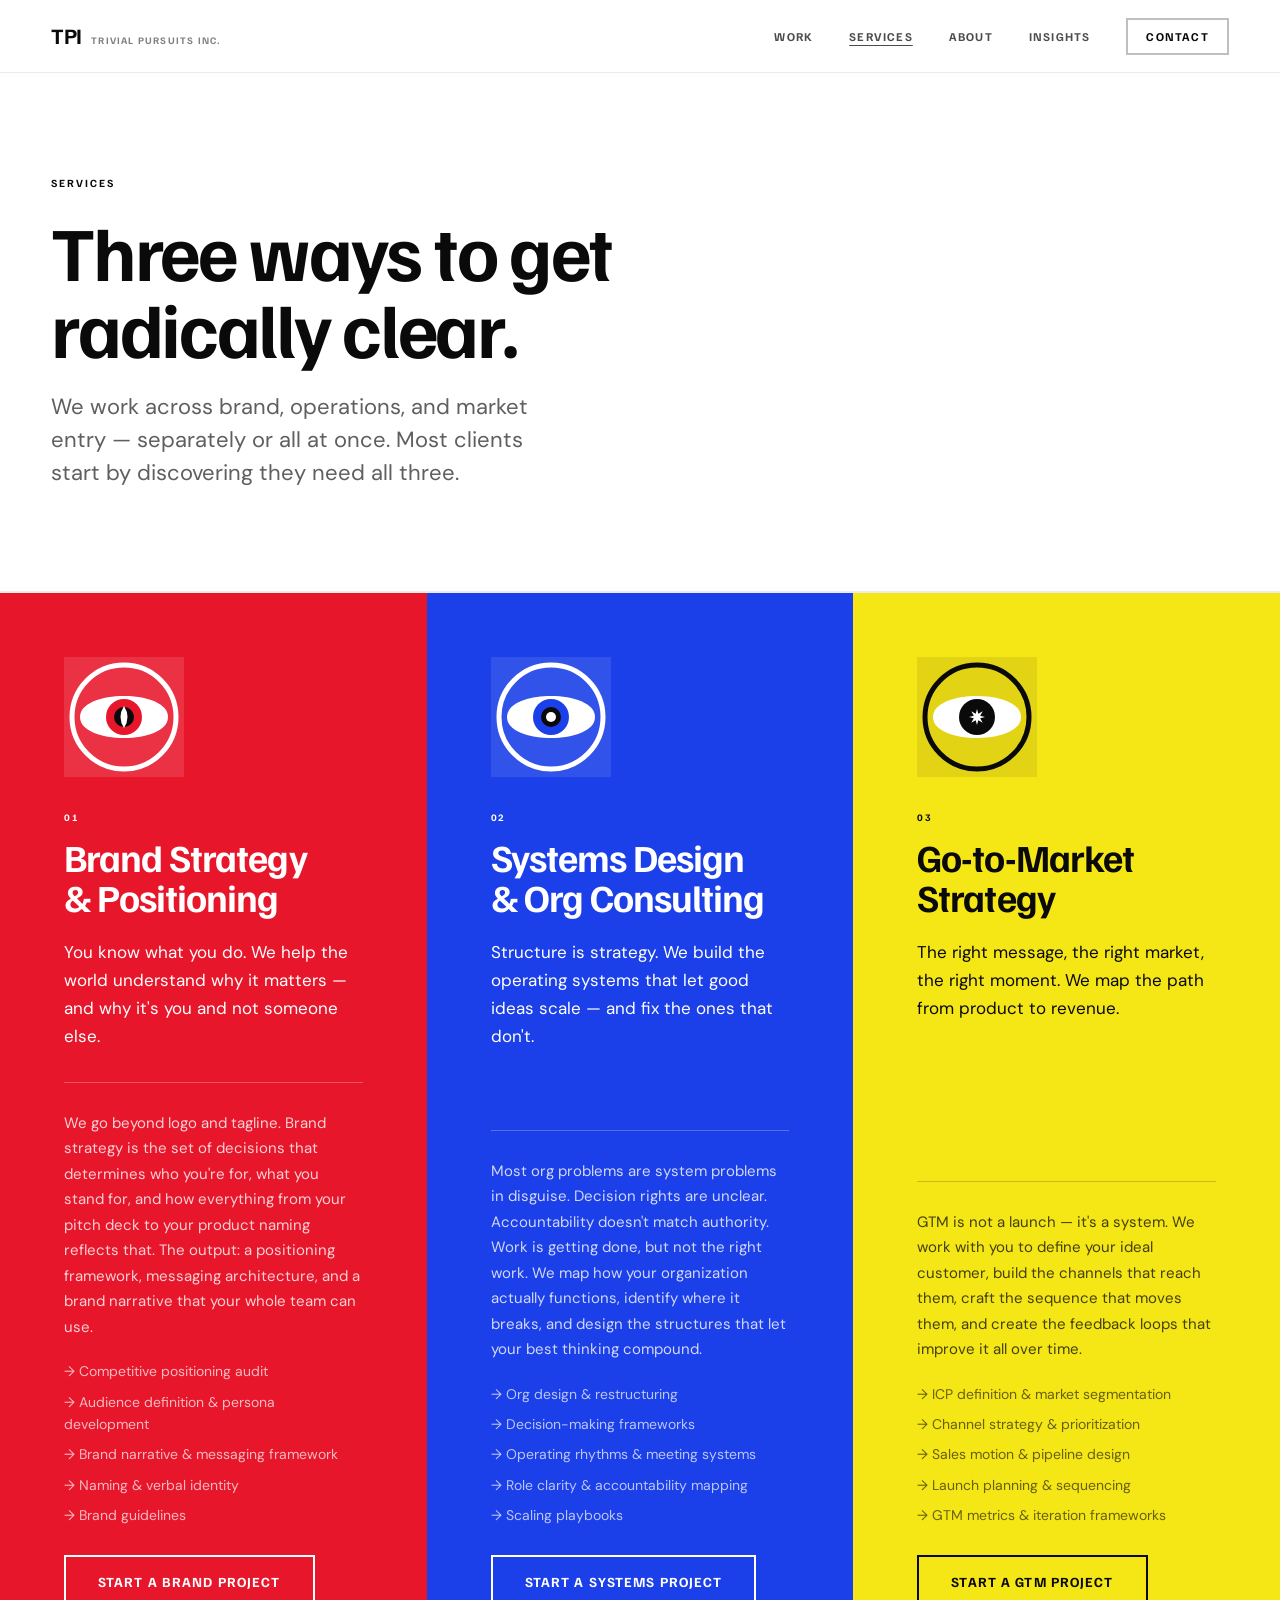
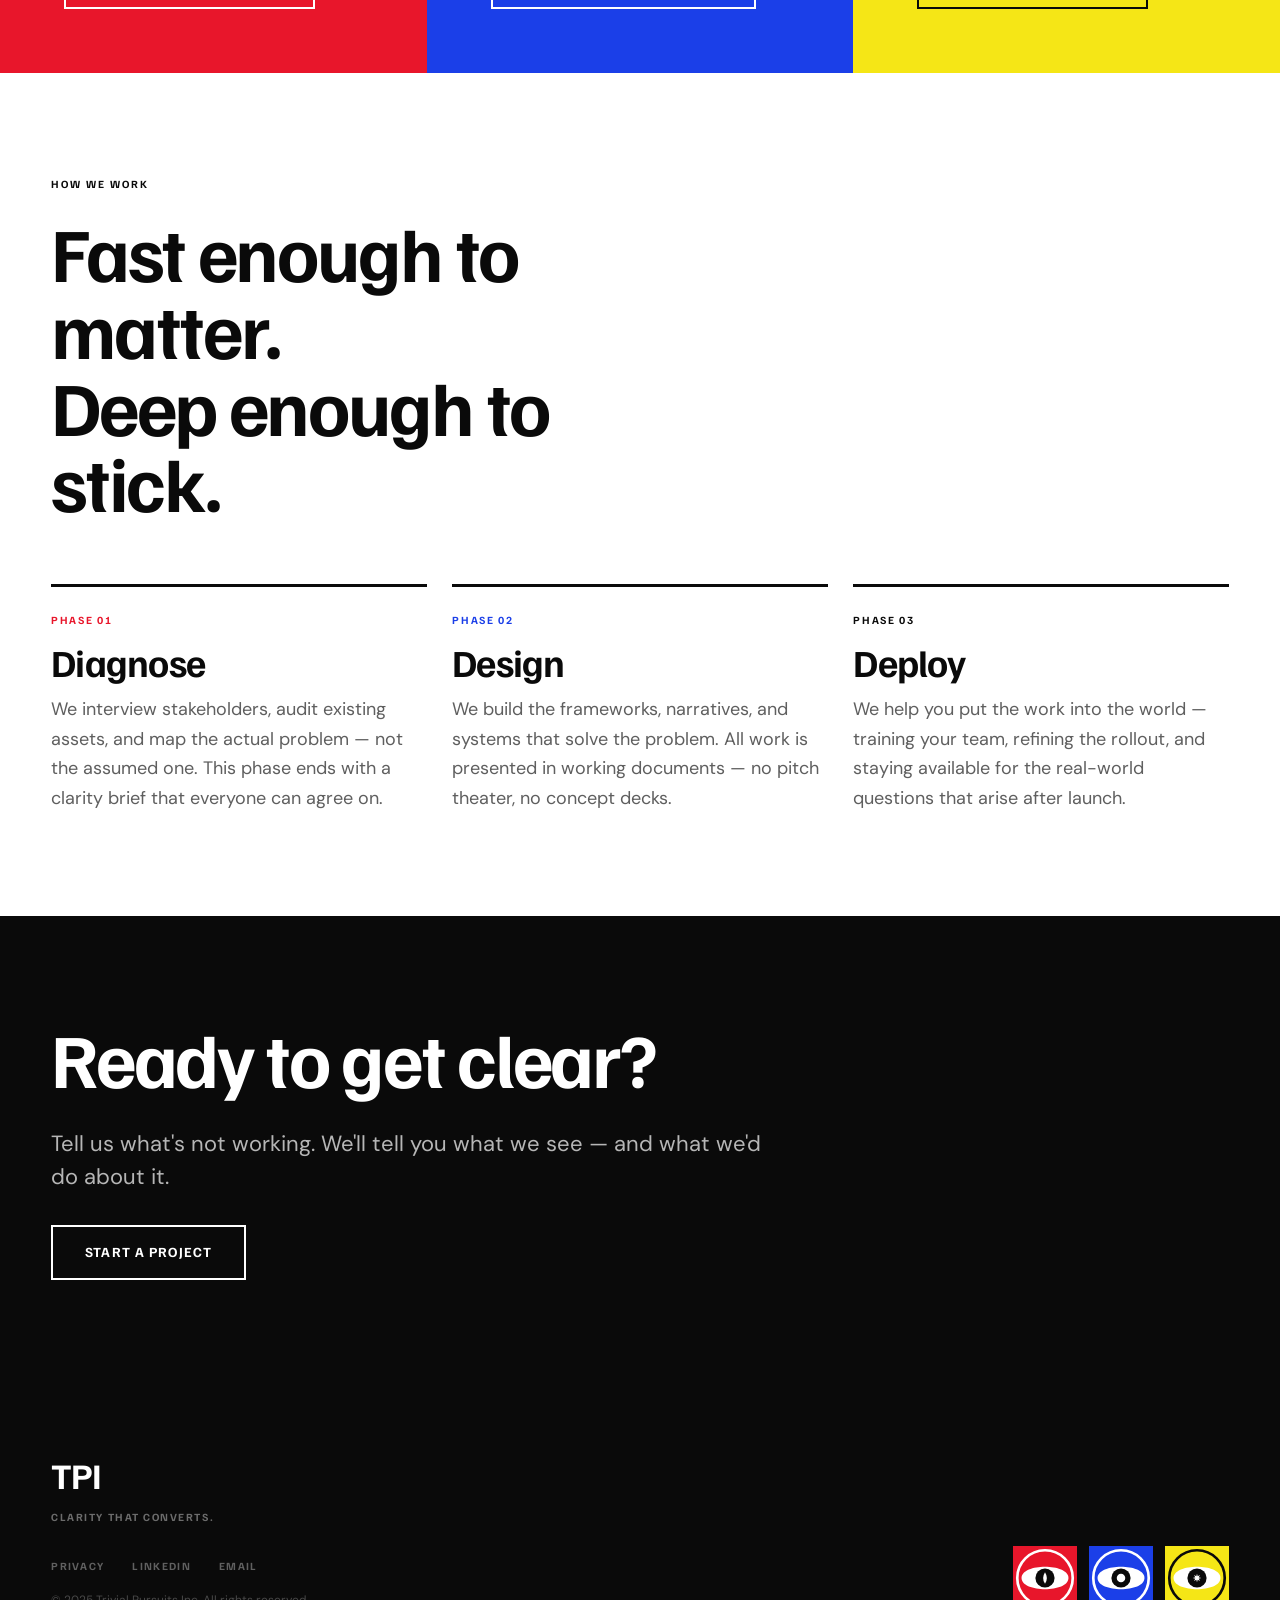
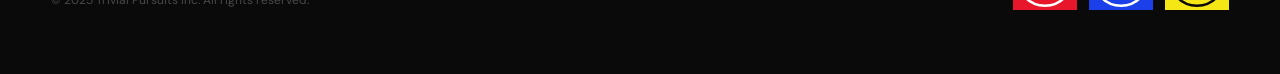
<file: services.html>
<!DOCTYPE html>
<html lang="en">
<head>
  <meta charset="UTF-8">
  <meta name="viewport" content="width=device-width, initial-scale=1.0">
  <title>Services — TPI | Trivial Pursuits Inc.</title>
  <meta name="description" content="Brand strategy, systems design, and go-to-market consulting from Trivial Pursuits Inc.">
  <link rel="preconnect" href="https://fonts.googleapis.com">
  <link rel="preconnect" href="https://fonts.gstatic.com" crossorigin>
  <link href="https://fonts.googleapis.com/css2?family=Familjen+Grotesk:wght@400;700;900&family=DM+Sans:ital,wght@0,400;0,500;0,700;1,400&display=swap" rel="stylesheet">
  <link rel="stylesheet" href="styles.css">
</head>
<body class="page--light">

  <!-- ── Navigation ── -->
  <nav class="nav" id="nav" aria-label="Main navigation">
    <div class="nav__inner container">
      <a href="index.html" class="nav__logo" aria-label="TPI Home">
        <span class="nav__logo-mark">TPI</span>
        <span class="nav__logo-name">Trivial Pursuits Inc.</span>
      </a>
      <button class="nav__toggle" id="navToggle" aria-label="Toggle navigation" aria-expanded="false">
        <span></span><span></span><span></span>
      </button>
      <ul class="nav__links" id="navLinks" role="list">
        <li><a href="work.html">Work</a></li>
        <li><a href="services.html">Services</a></li>
        <li><a href="about.html">About</a></li>
        <li><a href="insights.html">Insights</a></li>
        <li><a href="contact.html" class="nav__cta">Contact</a></li>
      </ul>
    </div>
  </nav>

  <!-- ── Page Header ── -->
  <section class="page-hero" aria-labelledby="services-heading">
    <div class="container">
      <p class="section-label reveal">Services</p>
      <h1 class="t-display reveal reveal-delay-1" id="services-heading" style="max-width: 720px;">
        Three ways to get<br>radically clear.
      </h1>
      <p class="t-body-lg reveal reveal-delay-2" style="max-width: 520px; margin-top: 24px; opacity:.65;">
        We work across brand, operations, and market entry — separately or all at once. Most clients start by discovering they need all three.
      </p>
    </div>
  </section>

  <!-- ── Service Cards ── -->
  <section aria-label="Service offerings">
    <div class="services-grid">

      <!-- 01 Brand Strategy -->
      <div class="service-card service-card--red" id="brand">
        <div class="service-card__eye" aria-hidden="true">
          <svg class="eye-icon eye-icon--md" viewBox="0 0 120 120" xmlns="http://www.w3.org/2000/svg">
            <rect width="120" height="120" fill="rgba(255,255,255,0.12)"/>
            <circle cx="60" cy="60" r="52" fill="none" stroke="white" stroke-width="5"/>
            <path d="M 16 60 C 16 32 104 32 104 60 C 104 88 16 88 16 60 Z" fill="white"/>
            <circle cx="60" cy="60" r="18" fill="#E8162B"/>
            <circle cx="60" cy="60" r="10" fill="#0A0A0A"/>
            <path d="M 60 49 Q 67 60 60 71 Q 53 60 60 49 Z" fill="white"/>
          </svg>
        </div>
        <p class="service-card__num reveal">01</p>
        <h2 class="service-card__title reveal reveal-delay-1">Brand Strategy<br>&amp; Positioning</h2>
        <p class="service-card__desc reveal reveal-delay-2">
          You know what you do. We help the world understand why it matters — and why it's you and not someone else.
        </p>
        <div class="reveal reveal-delay-3" style="border-top: 1px solid rgba(255,255,255,0.25); padding-top: 28px;">
          <p style="font-size:15px; opacity:.8; margin-bottom:20px; line-height:1.7;">
            We go beyond logo and tagline. Brand strategy is the set of decisions that determines who you're for, what you stand for, and how everything from your pitch deck to your product naming reflects that. The output: a positioning framework, messaging architecture, and a brand narrative that your whole team can use.
          </p>
          <ul style="font-size:14px; opacity:.7; display:flex; flex-direction:column; gap:8px; margin-bottom:28px;">
            <li>→ Competitive positioning audit</li>
            <li>→ Audience definition &amp; persona development</li>
            <li>→ Brand narrative &amp; messaging framework</li>
            <li>→ Naming &amp; verbal identity</li>
            <li>→ Brand guidelines</li>
          </ul>
          <a href="contact.html" class="btn btn--outline">Start a brand project</a>
        </div>
      </div>

      <!-- 02 Systems Design -->
      <div class="service-card service-card--blue" id="systems">
        <div class="service-card__eye" aria-hidden="true">
          <svg class="eye-icon eye-icon--md" viewBox="0 0 120 120" xmlns="http://www.w3.org/2000/svg">
            <rect width="120" height="120" fill="rgba(255,255,255,0.1)"/>
            <circle cx="60" cy="60" r="52" fill="none" stroke="white" stroke-width="5"/>
            <path d="M 16 60 C 16 32 104 32 104 60 C 104 88 16 88 16 60 Z" fill="white"/>
            <circle cx="60" cy="60" r="18" fill="#1B3FE8"/>
            <circle cx="60" cy="60" r="10" fill="#0A0A0A"/>
            <circle cx="60" cy="60" r="5" fill="white"/>
          </svg>
        </div>
        <p class="service-card__num reveal">02</p>
        <h2 class="service-card__title reveal reveal-delay-1">Systems Design<br>&amp; Org Consulting</h2>
        <p class="service-card__desc reveal reveal-delay-2">
          Structure is strategy. We build the operating systems that let good ideas scale — and fix the ones that don't.
        </p>
        <div class="reveal reveal-delay-3" style="border-top: 1px solid rgba(255,255,255,0.25); padding-top: 28px;">
          <p style="font-size:15px; opacity:.8; margin-bottom:20px; line-height:1.7;">
            Most org problems are system problems in disguise. Decision rights are unclear. Accountability doesn't match authority. Work is getting done, but not the right work. We map how your organization actually functions, identify where it breaks, and design the structures that let your best thinking compound.
          </p>
          <ul style="font-size:14px; opacity:.7; display:flex; flex-direction:column; gap:8px; margin-bottom:28px;">
            <li>→ Org design &amp; restructuring</li>
            <li>→ Decision-making frameworks</li>
            <li>→ Operating rhythms &amp; meeting systems</li>
            <li>→ Role clarity &amp; accountability mapping</li>
            <li>→ Scaling playbooks</li>
          </ul>
          <a href="contact.html" class="btn btn--outline">Start a systems project</a>
        </div>
      </div>

      <!-- 03 GTM Strategy -->
      <div class="service-card service-card--yellow" id="gtm">
        <div class="service-card__eye" aria-hidden="true">
          <svg class="eye-icon eye-icon--md" viewBox="0 0 120 120" xmlns="http://www.w3.org/2000/svg">
            <rect width="120" height="120" fill="rgba(10,10,10,0.08)"/>
            <circle cx="60" cy="60" r="52" fill="none" stroke="#0A0A0A" stroke-width="5"/>
            <path d="M 16 60 C 16 32 104 32 104 60 C 104 88 16 88 16 60 Z" fill="white"/>
            <circle cx="60" cy="60" r="18" fill="#0A0A0A"/>
            <path d="M 60 52 L 61.3 56.8 L 65.7 54.3 L 63.2 58.7 L 68 60 L 63.2 61.3 L 65.7 65.7 L 61.3 63.2 L 60 68 L 58.7 63.2 L 54.3 65.7 L 56.8 61.3 L 52 60 L 56.8 58.7 L 54.3 54.3 L 58.7 56.8 Z" fill="white"/>
          </svg>
        </div>
        <p class="service-card__num reveal">03</p>
        <h2 class="service-card__title reveal reveal-delay-1">Go-to-Market<br>Strategy</h2>
        <p class="service-card__desc reveal reveal-delay-2">
          The right message, the right market, the right moment. We map the path from product to revenue.
        </p>
        <div class="reveal reveal-delay-3" style="border-top: 1px solid rgba(10,10,10,0.2); padding-top: 28px;">
          <p style="font-size:15px; opacity:.75; margin-bottom:20px; line-height:1.7;">
            GTM is not a launch — it's a system. We work with you to define your ideal customer, build the channels that reach them, craft the sequence that moves them, and create the feedback loops that improve it all over time.
          </p>
          <ul style="font-size:14px; opacity:.6; display:flex; flex-direction:column; gap:8px; margin-bottom:28px;">
            <li>→ ICP definition &amp; market segmentation</li>
            <li>→ Channel strategy &amp; prioritization</li>
            <li>→ Sales motion &amp; pipeline design</li>
            <li>→ Launch planning &amp; sequencing</li>
            <li>→ GTM metrics &amp; iteration frameworks</li>
          </ul>
          <a href="contact.html" class="btn btn--outline-dark">Start a GTM project</a>
        </div>
      </div>

    </div>
  </section>

  <!-- ── How We Work ── -->
  <section class="section" aria-labelledby="process-heading">
    <div class="container">
      <p class="section-label reveal">How we work</p>
      <h2 class="t-display reveal reveal-delay-1" id="process-heading" style="max-width:640px; margin-bottom:64px;">
        Fast enough to matter.<br>Deep enough to stick.
      </h2>
      <div class="grid-3">
        <div class="reveal reveal-delay-1" style="border-top:3px solid var(--black); padding-top:24px;">
          <p class="t-label" style="color:var(--red); margin-bottom:12px;">Phase 01</p>
          <h3 class="t-title" style="margin-bottom:12px;">Diagnose</h3>
          <p class="t-body" style="opacity:.65;">We interview stakeholders, audit existing assets, and map the actual problem — not the assumed one. This phase ends with a clarity brief that everyone can agree on.</p>
        </div>
        <div class="reveal reveal-delay-2" style="border-top:3px solid var(--black); padding-top:24px;">
          <p class="t-label" style="color:var(--blue); margin-bottom:12px;">Phase 02</p>
          <h3 class="t-title" style="margin-bottom:12px;">Design</h3>
          <p class="t-body" style="opacity:.65;">We build the frameworks, narratives, and systems that solve the problem. All work is presented in working documents — no pitch theater, no concept decks.</p>
        </div>
        <div class="reveal reveal-delay-3" style="border-top:3px solid var(--black); padding-top:24px;">
          <p class="t-label" style="margin-bottom:12px;">Phase 03</p>
          <h3 class="t-title" style="margin-bottom:12px;">Deploy</h3>
          <p class="t-body" style="opacity:.65;">We help you put the work into the world — training your team, refining the rollout, and staying available for the real-world questions that arise after launch.</p>
        </div>
      </div>
    </div>
  </section>

  <!-- ── CTA ── -->
  <section class="section section--black" aria-label="Services CTA">
    <div class="container">
      <div style="display:flex; flex-direction:column; align-items:flex-start; gap:32px; max-width:720px;">
        <h2 class="t-display reveal">Ready to get clear?</h2>
        <p class="t-body-lg reveal reveal-delay-1" style="opacity:.7;">Tell us what's not working. We'll tell you what we see — and what we'd do about it.</p>
        <a href="contact.html" class="btn btn--outline reveal reveal-delay-2">Start a project</a>
      </div>
    </div>
  </section>

  <!-- ── Footer ── -->
  <footer class="footer" role="contentinfo">
    <div class="container">
      <div class="footer__inner">
        <div class="footer__brand">
          <p class="footer__logo">TPI</p>
          <p class="footer__tagline">Clarity that converts.</p>
          <nav class="footer__links" aria-label="Footer navigation">
            <a href="#">Privacy</a>
            <a href="#">LinkedIn</a>
            <a href="contact.html">Email</a>
          </nav>
          <p class="footer__copyright">© 2025 Trivial Pursuits Inc. All rights reserved.</p>
        </div>
        <div class="footer__eyes" aria-hidden="true">
          <svg class="eye-icon eye-icon--sm" viewBox="0 0 120 120" xmlns="http://www.w3.org/2000/svg">
            <rect width="120" height="120" fill="#E8162B"/>
            <circle cx="60" cy="60" r="52" fill="none" stroke="white" stroke-width="5"/>
            <path d="M 16 60 C 16 32 104 32 104 60 C 104 88 16 88 16 60 Z" fill="white"/>
            <circle cx="60" cy="60" r="18" fill="#0A0A0A"/>
            <path d="M 60 49 Q 67 60 60 71 Q 53 60 60 49 Z" fill="white"/>
          </svg>
          <svg class="eye-icon eye-icon--sm" viewBox="0 0 120 120" xmlns="http://www.w3.org/2000/svg">
            <rect width="120" height="120" fill="#1B3FE8"/>
            <circle cx="60" cy="60" r="52" fill="none" stroke="white" stroke-width="5"/>
            <path d="M 16 60 C 16 32 104 32 104 60 C 104 88 16 88 16 60 Z" fill="white"/>
            <circle cx="60" cy="60" r="18" fill="#0A0A0A"/>
            <circle cx="60" cy="60" r="8" fill="white"/>
          </svg>
          <svg class="eye-icon eye-icon--sm" viewBox="0 0 120 120" xmlns="http://www.w3.org/2000/svg">
            <rect width="120" height="120" fill="#F5E616"/>
            <circle cx="60" cy="60" r="52" fill="none" stroke="#0A0A0A" stroke-width="5"/>
            <path d="M 16 60 C 16 32 104 32 104 60 C 104 88 16 88 16 60 Z" fill="white"/>
            <circle cx="60" cy="60" r="18" fill="#0A0A0A"/>
            <path d="M 60 52 L 61.3 56.8 L 65.7 54.3 L 63.2 58.7 L 68 60 L 63.2 61.3 L 65.7 65.7 L 61.3 63.2 L 60 68 L 58.7 63.2 L 54.3 65.7 L 56.8 61.3 L 52 60 L 56.8 58.7 L 54.3 54.3 L 58.7 56.8 Z" fill="white"/>
          </svg>
        </div>
      </div>
    </div>
  </footer>

  <script src="main.js"></script>
</body>
</html>
</file>
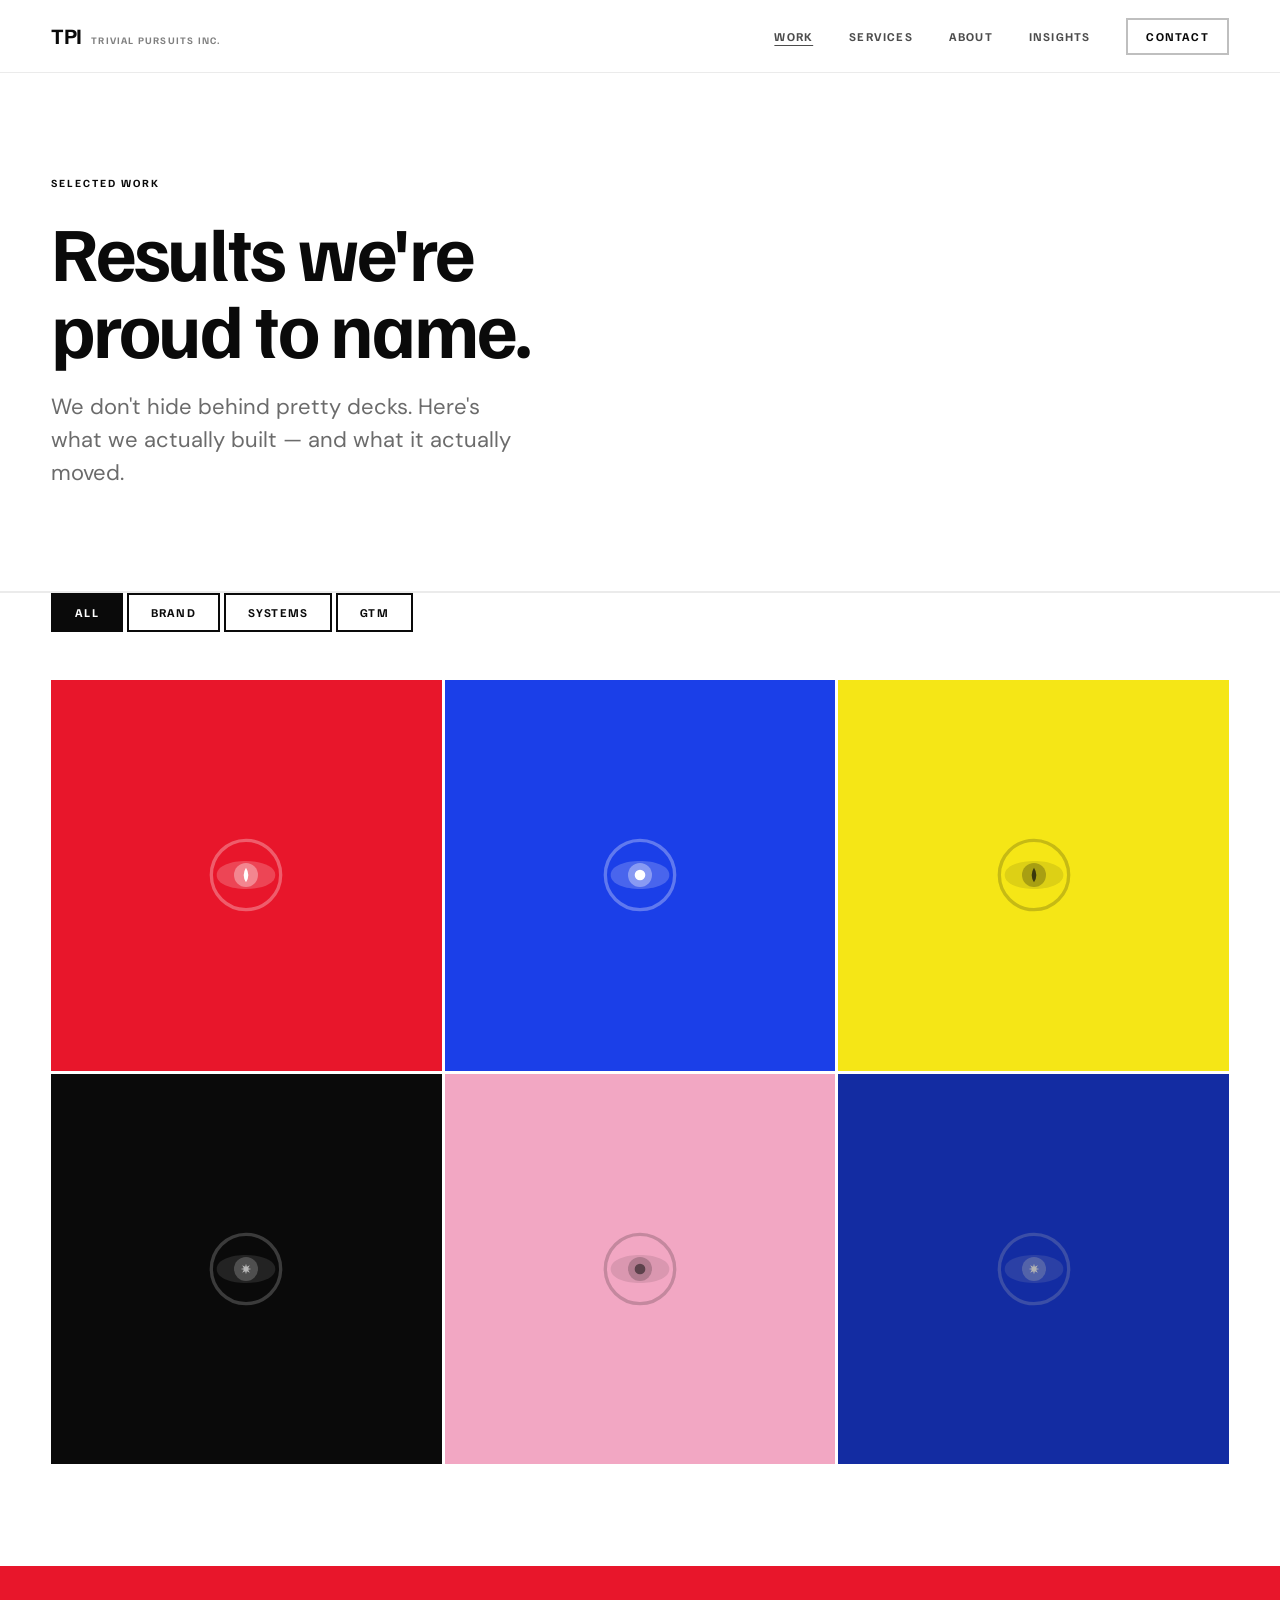
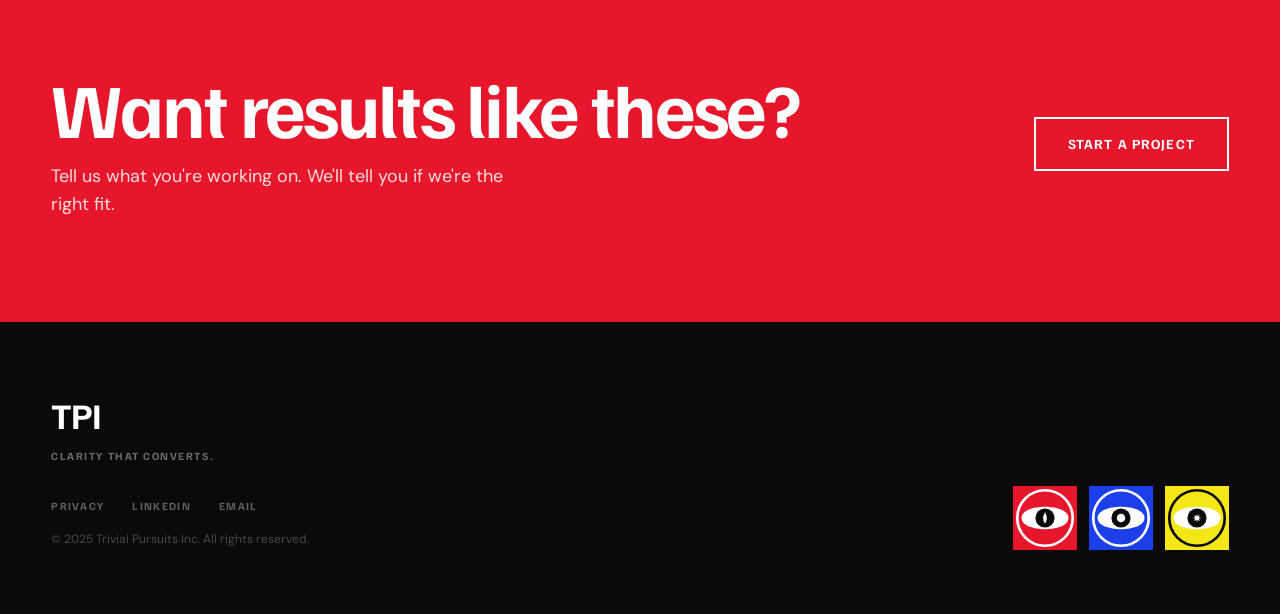
<file: work.html>
<!DOCTYPE html>
<html lang="en">
<head>
  <meta charset="UTF-8">
  <meta name="viewport" content="width=device-width, initial-scale=1.0">
  <title>Work — TPI | Trivial Pursuits Inc.</title>
  <meta name="description" content="Case studies from TPI — brand strategy, systems design, and go-to-market results.">
  <link rel="preconnect" href="https://fonts.googleapis.com">
  <link rel="preconnect" href="https://fonts.gstatic.com" crossorigin>
  <link href="https://fonts.googleapis.com/css2?family=Familjen+Grotesk:wght@400;700;900&family=DM+Sans:ital,wght@0,400;0,500;0,700;1,400&display=swap" rel="stylesheet">
  <link rel="stylesheet" href="styles.css">
</head>
<body class="page--light">

  <!-- ── Navigation ── -->
  <nav class="nav" id="nav" aria-label="Main navigation">
    <div class="nav__inner container">
      <a href="index.html" class="nav__logo" aria-label="TPI Home">
        <span class="nav__logo-mark">TPI</span>
        <span class="nav__logo-name">Trivial Pursuits Inc.</span>
      </a>
      <button class="nav__toggle" id="navToggle" aria-label="Toggle navigation" aria-expanded="false">
        <span></span><span></span><span></span>
      </button>
      <ul class="nav__links" id="navLinks" role="list">
        <li><a href="work.html">Work</a></li>
        <li><a href="services.html">Services</a></li>
        <li><a href="about.html">About</a></li>
        <li><a href="insights.html">Insights</a></li>
        <li><a href="contact.html" class="nav__cta">Contact</a></li>
      </ul>
    </div>
  </nav>

  <!-- ── Page Header ── -->
  <section class="page-hero" aria-labelledby="work-heading">
    <div class="container">
      <p class="section-label reveal">Selected work</p>
      <h1 class="t-display reveal reveal-delay-1" id="work-heading">
        Results we're<br>proud to name.
      </h1>
      <p class="t-body-lg reveal reveal-delay-2" style="max-width:480px; margin-top:24px; opacity:.6;">
        We don't hide behind pretty decks. Here's what we actually built — and what it actually moved.
      </p>
    </div>
  </section>

  <!-- ── Work Grid ── -->
  <section class="section" style="padding-top:0;" aria-label="Case studies">
    <div class="container">
      <!-- Filter Tabs -->
      <div class="work-filters reveal" role="tablist" aria-label="Filter by category">
        <button class="filter-btn active" data-filter="all" role="tab" aria-selected="true">All</button>
        <button class="filter-btn" data-filter="brand" role="tab" aria-selected="false">Brand</button>
        <button class="filter-btn" data-filter="systems" role="tab" aria-selected="false">Systems</button>
        <button class="filter-btn" data-filter="gtm" role="tab" aria-selected="false">GTM</button>
      </div>

      <!-- Grid -->
      <div class="work-grid reveal reveal-delay-1">

        <!-- Card 1: FinTech / Brand -->
        <div class="work-card is-visible" data-category="brand" aria-label="FinTech Startup — Brand Strategy">
          <div class="work-card__thumb work-card__thumb--red">
            <svg width="80" height="80" viewBox="0 0 120 120" aria-hidden="true">
              <circle cx="60" cy="60" r="52" fill="none" stroke="rgba(255,255,255,0.3)" stroke-width="5"/>
              <path d="M 16 60 C 16 32 104 32 104 60 C 104 88 16 88 16 60 Z" fill="rgba(255,255,255,0.2)"/>
              <circle cx="60" cy="60" r="18" fill="rgba(255,255,255,0.35)"/>
              <path d="M 60 49 Q 67 60 60 71 Q 53 60 60 49 Z" fill="white"/>
            </svg>
          </div>
          <div class="work-card__overlay">
            <p class="work-card__tag">Brand Strategy</p>
            <p class="work-card__industry">FinTech Startup</p>
            <p class="work-card__outcome">Repositioned brand from feature-led to mission-led. 3× pipeline growth in 6 months.</p>
          </div>
        </div>

        <!-- Card 2: SaaS / Systems -->
        <div class="work-card is-visible" data-category="systems" aria-label="SaaS Scale-Up — Systems Design">
          <div class="work-card__thumb work-card__thumb--blue">
            <svg width="80" height="80" viewBox="0 0 120 120" aria-hidden="true">
              <circle cx="60" cy="60" r="52" fill="none" stroke="rgba(255,255,255,0.3)" stroke-width="5"/>
              <path d="M 16 60 C 16 32 104 32 104 60 C 104 88 16 88 16 60 Z" fill="rgba(255,255,255,0.2)"/>
              <circle cx="60" cy="60" r="18" fill="rgba(255,255,255,0.35)"/>
              <circle cx="60" cy="60" r="8" fill="white"/>
            </svg>
          </div>
          <div class="work-card__overlay">
            <p class="work-card__tag">Systems Design</p>
            <p class="work-card__industry">SaaS Scale-Up</p>
            <p class="work-card__outcome">Rebuilt org structure around customer outcomes. Decision time cut by 60%.</p>
          </div>
        </div>

        <!-- Card 3: D2C / Brand -->
        <div class="work-card is-visible" data-category="brand" aria-label="D2C Consumer Brand — Brand Strategy">
          <div class="work-card__thumb work-card__thumb--yellow">
            <svg width="80" height="80" viewBox="0 0 120 120" aria-hidden="true">
              <circle cx="60" cy="60" r="52" fill="none" stroke="rgba(10,10,10,0.2)" stroke-width="5"/>
              <path d="M 16 60 C 16 32 104 32 104 60 C 104 88 16 88 16 60 Z" fill="rgba(10,10,10,0.1)"/>
              <circle cx="60" cy="60" r="18" fill="rgba(10,10,10,0.25)"/>
              <path d="M 60 49 Q 67 60 60 71 Q 53 60 60 49 Z" fill="rgba(10,10,10,0.7)"/>
            </svg>
          </div>
          <div class="work-card__overlay">
            <p class="work-card__tag">Brand Strategy</p>
            <p class="work-card__industry">D2C Consumer Brand</p>
            <p class="work-card__outcome">Full rebrand anchored in founder story. 40% lift in conversion rate within 90 days.</p>
          </div>
        </div>

        <!-- Card 4: Professional Services / GTM -->
        <div class="work-card is-visible" data-category="gtm" aria-label="Professional Services Firm — GTM">
          <div class="work-card__thumb work-card__thumb--black">
            <svg width="80" height="80" viewBox="0 0 120 120" aria-hidden="true">
              <circle cx="60" cy="60" r="52" fill="none" stroke="rgba(255,255,255,0.2)" stroke-width="5"/>
              <path d="M 16 60 C 16 32 104 32 104 60 C 104 88 16 88 16 60 Z" fill="rgba(255,255,255,0.1)"/>
              <circle cx="60" cy="60" r="18" fill="rgba(255,255,255,0.2)"/>
              <path d="M 60 52 L 61.3 56.8 L 65.7 54.3 L 63.2 58.7 L 68 60 L 63.2 61.3 L 65.7 65.7 L 61.3 63.2 L 60 68 L 58.7 63.2 L 54.3 65.7 L 56.8 61.3 L 52 60 L 56.8 58.7 L 54.3 54.3 L 58.7 56.8 Z" fill="rgba(255,255,255,0.6)"/>
            </svg>
          </div>
          <div class="work-card__overlay">
            <p class="work-card__tag">Go-to-Market</p>
            <p class="work-card__industry">Professional Services Firm</p>
            <p class="work-card__outcome">Entered 3 new verticals in one quarter. Signed first enterprise contracts within 60 days.</p>
          </div>
        </div>

        <!-- Card 5: Healthcare Tech / Systems -->
        <div class="work-card is-visible" data-category="systems" aria-label="Healthcare Tech — Systems Design">
          <div class="work-card__thumb work-card__thumb--pink">
            <svg width="80" height="80" viewBox="0 0 120 120" aria-hidden="true">
              <circle cx="60" cy="60" r="52" fill="none" stroke="rgba(10,10,10,0.2)" stroke-width="5"/>
              <path d="M 16 60 C 16 32 104 32 104 60 C 104 88 16 88 16 60 Z" fill="rgba(10,10,10,0.1)"/>
              <circle cx="60" cy="60" r="18" fill="rgba(10,10,10,0.2)"/>
              <circle cx="60" cy="60" r="8" fill="rgba(10,10,10,0.5)"/>
            </svg>
          </div>
          <div class="work-card__overlay">
            <p class="work-card__tag">Systems Design</p>
            <p class="work-card__industry">Healthcare Tech</p>
            <p class="work-card__outcome">Streamlined ops across 4 teams. 2× team output, zero headcount increase.</p>
          </div>
        </div>

        <!-- Card 6: B2B Software / GTM -->
        <div class="work-card is-visible" data-category="gtm" aria-label="B2B Software — GTM">
          <div class="work-card__thumb" style="background: var(--blue); filter: brightness(0.7);">
            <svg width="80" height="80" viewBox="0 0 120 120" aria-hidden="true">
              <circle cx="60" cy="60" r="52" fill="none" stroke="rgba(255,255,255,0.25)" stroke-width="5"/>
              <path d="M 16 60 C 16 32 104 32 104 60 C 104 88 16 88 16 60 Z" fill="rgba(255,255,255,0.15)"/>
              <circle cx="60" cy="60" r="18" fill="rgba(255,255,255,0.3)"/>
              <path d="M 60 52 L 61.3 56.8 L 65.7 54.3 L 63.2 58.7 L 68 60 L 63.2 61.3 L 65.7 65.7 L 61.3 63.2 L 60 68 L 58.7 63.2 L 54.3 65.7 L 56.8 61.3 L 52 60 L 56.8 58.7 L 54.3 54.3 L 58.7 56.8 Z" fill="white"/>
            </svg>
          </div>
          <div class="work-card__overlay">
            <p class="work-card__tag">Go-to-Market</p>
            <p class="work-card__industry">B2B Software</p>
            <p class="work-card__outcome">New product launch with full GTM system. $2M ARR in year one.</p>
          </div>
        </div>

      </div><!-- /.work-grid -->
    </div>
  </section>

  <!-- ── CTA ── -->
  <section class="section section--red" aria-label="Work CTA">
    <div class="container">
      <div style="display:flex; justify-content:space-between; align-items:center; flex-wrap:wrap; gap:32px;">
        <div>
          <h2 class="t-display reveal">Want results like these?</h2>
          <p class="reveal reveal-delay-1" style="margin-top:16px; font-size:18px; opacity:.85; max-width:480px;">Tell us what you're working on. We'll tell you if we're the right fit.</p>
        </div>
        <a href="contact.html" class="btn btn--outline reveal reveal-delay-2">Start a project</a>
      </div>
    </div>
  </section>

  <!-- ── Footer ── -->
  <footer class="footer" role="contentinfo">
    <div class="container">
      <div class="footer__inner">
        <div class="footer__brand">
          <p class="footer__logo">TPI</p>
          <p class="footer__tagline">Clarity that converts.</p>
          <nav class="footer__links" aria-label="Footer navigation">
            <a href="#">Privacy</a>
            <a href="#">LinkedIn</a>
            <a href="contact.html">Email</a>
          </nav>
          <p class="footer__copyright">© 2025 Trivial Pursuits Inc. All rights reserved.</p>
        </div>
        <div class="footer__eyes" aria-hidden="true">
          <svg class="eye-icon eye-icon--sm" viewBox="0 0 120 120" xmlns="http://www.w3.org/2000/svg">
            <rect width="120" height="120" fill="#E8162B"/>
            <circle cx="60" cy="60" r="52" fill="none" stroke="white" stroke-width="5"/>
            <path d="M 16 60 C 16 32 104 32 104 60 C 104 88 16 88 16 60 Z" fill="white"/>
            <circle cx="60" cy="60" r="18" fill="#0A0A0A"/>
            <path d="M 60 49 Q 67 60 60 71 Q 53 60 60 49 Z" fill="white"/>
          </svg>
          <svg class="eye-icon eye-icon--sm" viewBox="0 0 120 120" xmlns="http://www.w3.org/2000/svg">
            <rect width="120" height="120" fill="#1B3FE8"/>
            <circle cx="60" cy="60" r="52" fill="none" stroke="white" stroke-width="5"/>
            <path d="M 16 60 C 16 32 104 32 104 60 C 104 88 16 88 16 60 Z" fill="white"/>
            <circle cx="60" cy="60" r="18" fill="#0A0A0A"/>
            <circle cx="60" cy="60" r="8" fill="white"/>
          </svg>
          <svg class="eye-icon eye-icon--sm" viewBox="0 0 120 120" xmlns="http://www.w3.org/2000/svg">
            <rect width="120" height="120" fill="#F5E616"/>
            <circle cx="60" cy="60" r="52" fill="none" stroke="#0A0A0A" stroke-width="5"/>
            <path d="M 16 60 C 16 32 104 32 104 60 C 104 88 16 88 16 60 Z" fill="white"/>
            <circle cx="60" cy="60" r="18" fill="#0A0A0A"/>
            <path d="M 60 52 L 61.3 56.8 L 65.7 54.3 L 63.2 58.7 L 68 60 L 63.2 61.3 L 65.7 65.7 L 61.3 63.2 L 60 68 L 58.7 63.2 L 54.3 65.7 L 56.8 61.3 L 52 60 L 56.8 58.7 L 54.3 54.3 L 58.7 56.8 Z" fill="white"/>
          </svg>
        </div>
      </div>
    </div>
  </footer>

  <script src="main.js"></script>
</body>
</html>
</file>
<file: styles.css>
/* ============================================================
   TRIVIAL PURSUITS INC. — Design System
   styles.css
   ============================================================ */

/* ── Google Fonts loaded in each HTML <head> ── */

/* ── Custom Properties ── */
:root {
  --red:    #E8162B;
  --blue:   #1B3FE8;
  --yellow: #F5E616;
  --pink:   #F2A7C3;
  --white:  #FFFFFF;
  --black:  #0A0A0A;

  --font-display: 'Familjen Grotesk', sans-serif;
  --font-body:    'DM Sans', sans-serif;

  --nav-h:           72px;
  --section-y:       clamp(64px, 8vw, 120px);
  --container-max:   1280px;
  --gutter:          clamp(20px, 4vw, 52px);
  --gap:             clamp(16px, 2vw, 32px);

  --ease-out:    cubic-bezier(0.16, 1, 0.3, 1);
  --ease-in-out: cubic-bezier(0.65, 0, 0.35, 1);
}

/* ── Reset ── */
*, *::before, *::after { box-sizing: border-box; margin: 0; padding: 0; }

html {
  font-size: 16px;
  scroll-behavior: smooth;
  -webkit-font-smoothing: antialiased;
  -moz-osx-font-smoothing: grayscale;
}

body {
  font-family: var(--font-body);
  background: var(--white);
  color: var(--black);
  line-height: 1.6;
  overflow-x: hidden;
}

img, svg { display: block; max-width: 100%; }
a { color: inherit; text-decoration: none; }
ul { list-style: none; }
button { cursor: pointer; border: none; background: none; font-family: inherit; }
input, select, textarea { font-family: inherit; }

/* ── Layout ── */
.container {
  max-width: var(--container-max);
  margin-inline: auto;
  padding-inline: var(--gutter);
}

.section { padding-block: var(--section-y); }

.section--red    { background: var(--red);    color: var(--white); }
.section--blue   { background: var(--blue);   color: var(--white); }
.section--yellow { background: var(--yellow); color: var(--black); }
.section--black  { background: var(--black);  color: var(--white); }
.section--pink   { background: var(--pink);   color: var(--black); }

.grid-2 { display: grid; grid-template-columns: repeat(2, 1fr); gap: var(--gap); }
.grid-3 { display: grid; grid-template-columns: repeat(3, 1fr); gap: var(--gap); }

/* ── Typography ── */
.t-hero {
  font-family: var(--font-display);
  font-size: clamp(72px, 13vw, 192px);
  font-weight: 900;
  line-height: 0.88;
  letter-spacing: -0.04em;
}

.t-display {
  font-family: var(--font-display);
  font-size: clamp(40px, 6vw, 88px);
  font-weight: 900;
  line-height: 1;
  letter-spacing: -0.03em;
}

.t-title {
  font-family: var(--font-display);
  font-size: clamp(24px, 3vw, 40px);
  font-weight: 700;
  line-height: 1.1;
  letter-spacing: -0.02em;
}

.t-label {
  font-family: var(--font-display);
  font-size: 11px;
  font-weight: 700;
  letter-spacing: 0.15em;
  text-transform: uppercase;
}

.t-body    { font-size: clamp(16px, 1.5vw, 18px); line-height: 1.65; }
.t-body-lg { font-size: clamp(18px, 2vw, 22px);   line-height: 1.5; }

/* ── Buttons ── */
.btn {
  display: inline-flex;
  align-items: center;
  gap: 8px;
  padding: 14px 32px;
  font-family: var(--font-display);
  font-weight: 700;
  font-size: 14px;
  letter-spacing: 0.08em;
  text-transform: uppercase;
  border: 2px solid currentColor;
  transition: background 0.2s, color 0.2s, border-color 0.2s, transform 0.15s;
  cursor: pointer;
  white-space: nowrap;
}
.btn:hover { transform: translateY(-2px); }

.btn--primary { background: var(--black); color: var(--white); border-color: var(--black); }
.btn--primary:hover { background: var(--red); border-color: var(--red); }

.btn--outline { background: transparent; color: var(--white); border-color: var(--white); }
.btn--outline:hover { background: var(--white); color: var(--black); border-color: var(--white); }

.btn--outline-dark { background: transparent; color: var(--black); border-color: var(--black); }
.btn--outline-dark:hover { background: var(--black); color: var(--white); }

.btn--red { background: var(--red); color: var(--white); border-color: var(--red); }
.btn--red:hover { background: var(--black); border-color: var(--black); }

/* ── Navigation ── */
.nav {
  position: fixed;
  top: 0; left: 0; right: 0;
  z-index: 100;
  height: var(--nav-h);
  transition: background 0.35s var(--ease-out), box-shadow 0.35s var(--ease-out);
}

.nav__inner {
  display: flex;
  align-items: center;
  justify-content: space-between;
  height: 100%;
}

.nav__logo {
  display: flex;
  align-items: baseline;
  gap: 10px;
}

.nav__logo-mark {
  font-family: var(--font-display);
  font-weight: 900;
  font-size: 22px;
  letter-spacing: -0.03em;
  color: var(--white);
  transition: color 0.3s;
}

.nav__logo-name {
  font-family: var(--font-display);
  font-size: 10px;
  font-weight: 700;
  letter-spacing: 0.12em;
  text-transform: uppercase;
  color: rgba(255,255,255,0.65);
  transition: color 0.3s;
}

.nav__links {
  display: flex;
  align-items: center;
  gap: 36px;
}

.nav__links a {
  font-family: var(--font-display);
  font-weight: 700;
  font-size: 12px;
  letter-spacing: 0.1em;
  text-transform: uppercase;
  color: rgba(255,255,255,0.8);
  transition: color 0.3s, opacity 0.2s;
}
.nav__links a:hover { color: var(--white); }

.nav__links .nav__cta {
  padding: 9px 18px;
  border: 2px solid rgba(255,255,255,0.45);
  color: var(--white);
  opacity: 1;
  transition: background 0.2s, color 0.2s, border-color 0.2s;
}
.nav__links .nav__cta:hover {
  background: var(--white);
  color: var(--black);
  border-color: var(--white);
}

/* Scrolled state */
.nav--scrolled {
  background: var(--white);
  box-shadow: 0 1px 0 rgba(0,0,0,0.1);
}
.nav--scrolled .nav__logo-mark { color: var(--black); }
.nav--scrolled .nav__logo-name { color: rgba(0,0,0,0.5); }
.nav--scrolled .nav__links a   { color: rgba(0,0,0,0.7); }
.nav--scrolled .nav__links a:hover { color: var(--black); }
.nav--scrolled .nav__links .nav__cta {
  border-color: rgba(0,0,0,0.25);
  color: var(--black);
}
.nav--scrolled .nav__links .nav__cta:hover {
  background: var(--black);
  color: var(--white);
  border-color: var(--black);
}
.nav--scrolled .nav__toggle span { background: var(--black); }

/* Light-hero pages: nav is always white from top */
.page--light .nav { background: var(--white); box-shadow: 0 1px 0 rgba(0,0,0,0.08); }
.page--light .nav .nav__logo-mark { color: var(--black); }
.page--light .nav .nav__logo-name { color: rgba(0,0,0,0.5); }
.page--light .nav .nav__links a   { color: rgba(0,0,0,0.7); }
.page--light .nav .nav__links a:hover { color: var(--black); }
.page--light .nav .nav__links .nav__cta { border-color: rgba(0,0,0,0.25); color: var(--black); }
.page--light .nav .nav__links .nav__cta:hover { background: var(--black); color: var(--white); border-color: var(--black); }
.page--light .nav .nav__toggle span { background: var(--black); }

/* Mobile hamburger */
.nav__toggle {
  display: none;
  flex-direction: column;
  gap: 5px;
  width: 28px;
  padding: 4px 0;
}
.nav__toggle span {
  display: block;
  height: 2px;
  background: var(--white);
  border-radius: 1px;
  transition: background 0.3s, transform 0.3s, opacity 0.3s;
}
.nav--open .nav__toggle span:nth-child(1) { transform: translateY(7px) rotate(45deg); }
.nav--open .nav__toggle span:nth-child(2) { opacity: 0; }
.nav--open .nav__toggle span:nth-child(3) { transform: translateY(-7px) rotate(-45deg); }

/* ── Eye SVG Icons ── */
.eye-icon { flex-shrink: 0; }
.eye-icon--sm  { width: 64px;  height: 64px;  }
.eye-icon--md  { width: 120px; height: 120px; }
.eye-icon--lg  { width: 180px; height: 180px; }
.eye-icon--xl  { width: 280px; height: 280px; }

@keyframes eye-pulse {
  0%, 100% { transform: scale(1); }
  50%       { transform: scale(1.05); }
}
@keyframes eye-float-1 {
  0%, 100% { transform: translateY(0px) rotate(0deg); }
  50%       { transform: translateY(-18px) rotate(3deg); }
}
@keyframes eye-float-2 {
  0%, 100% { transform: translateY(0px) rotate(0deg); }
  50%       { transform: translateY(-24px) rotate(-2deg); }
}
@keyframes eye-float-3 {
  0%, 100% { transform: translateY(0px) rotate(0deg); }
  50%       { transform: translateY(-12px) rotate(4deg); }
}

.eye-float-1 { animation: eye-float-1 7s ease-in-out infinite; }
.eye-float-2 { animation: eye-float-2 9s ease-in-out infinite 1.5s; }
.eye-float-3 { animation: eye-float-3 8s ease-in-out infinite 3s; }

/* ── Hero (Home + About) ── */
.hero {
  min-height: 100svh;
  display: flex;
  flex-direction: column;
  justify-content: flex-end;
  padding-top: var(--nav-h);
  position: relative;
  overflow: hidden;
  background: var(--black);
  color: var(--white);
}

.hero__bg-eyes {
  position: absolute;
  top: 50%;
  right: clamp(-60px, -2vw, 0px);
  transform: translateY(-50%);
  display: flex;
  flex-direction: column;
  gap: 24px;
  opacity: 0.1;
  pointer-events: none;
  z-index: 1;
}

.hero__content {
  position: relative;
  z-index: 2;
  padding-block: clamp(48px, 8vw, 100px);
}

.hero__eyebrow {
  font-family: var(--font-display);
  font-size: 11px;
  font-weight: 700;
  letter-spacing: 0.18em;
  text-transform: uppercase;
  opacity: 0.5;
  margin-bottom: 24px;
}

.hero__headline {
  font-family: var(--font-display);
  font-weight: 900;
  font-size: clamp(72px, 13vw, 192px);
  line-height: 0.86;
  letter-spacing: -0.04em;
  margin-bottom: 40px;
}
.hero__headline span { display: block; }

.hero__sub {
  font-size: clamp(18px, 2.2vw, 24px);
  line-height: 1.45;
  max-width: 520px;
  margin-bottom: 48px;
  opacity: 0.8;
}

/* ── Page Hero (inner pages with light bg) ── */
.page-hero {
  padding-top: calc(var(--nav-h) + var(--section-y));
  padding-bottom: var(--section-y);
  border-bottom: 2px solid rgba(0,0,0,0.08);
}

/* ── What We Do (Home) ── */
.what-we-do__grid {
  display: grid;
  grid-template-columns: repeat(3, 1fr);
  border-top: 2px solid var(--black);
  margin-top: 72px;
}

.what-we-do__item {
  padding: 40px var(--gap) 40px 0;
  border-right: 2px solid var(--black);
}
.what-we-do__item:first-child { padding-left: 0; }
.what-we-do__item:not(:first-child) { padding-left: var(--gap); }
.what-we-do__item:last-child { border-right: none; padding-right: 0; }

.what-we-do__num {
  font-family: var(--font-display);
  font-size: 10px;
  font-weight: 700;
  letter-spacing: 0.18em;
  text-transform: uppercase;
  opacity: 0.35;
  margin-bottom: 16px;
}

.what-we-do__label {
  font-family: var(--font-display);
  font-weight: 900;
  font-size: clamp(32px, 4.5vw, 64px);
  letter-spacing: -0.03em;
  line-height: 1;
  margin-bottom: 16px;
}

.what-we-do__desc {
  font-size: 15px;
  line-height: 1.65;
  opacity: 0.65;
  margin-bottom: 24px;
}

.link-arrow {
  font-family: var(--font-display);
  font-weight: 700;
  font-size: 12px;
  letter-spacing: 0.08em;
  text-transform: uppercase;
  display: inline-flex;
  align-items: center;
  gap: 6px;
  transition: gap 0.2s;
}
.link-arrow::after { content: '→'; }
.link-arrow:hover  { gap: 12px; }

/* ── Section Label ── */
.section-label {
  font-family: var(--font-display);
  font-size: 11px;
  font-weight: 700;
  letter-spacing: 0.18em;
  text-transform: uppercase;
  opacity: 0.45;
  margin-bottom: 20px;
}

/* ── Service Cards ── */
.services-grid {
  display: grid;
  grid-template-columns: repeat(3, 1fr);
  gap: 0;
}

.service-card {
  padding: clamp(40px, 5vw, 72px);
  display: flex;
  flex-direction: column;
  min-height: 520px;
  position: relative;
  overflow: hidden;
}
.service-card--red    { background: var(--red);    color: var(--white); }
.service-card--blue   { background: var(--blue);   color: var(--white); }
.service-card--yellow { background: var(--yellow); color: var(--black); }

.service-card__eye { margin-bottom: 32px; }

.service-card__num {
  font-family: var(--font-display);
  font-size: 10px;
  font-weight: 700;
  letter-spacing: 0.18em;
  text-transform: uppercase;
  opacity: 0.5;
  margin-bottom: 12px;
}

.service-card__title {
  font-family: var(--font-display);
  font-weight: 900;
  font-size: clamp(24px, 3vw, 40px);
  line-height: 1.05;
  letter-spacing: -0.025em;
  margin-bottom: 20px;
}

.service-card__desc {
  font-size: 17px;
  line-height: 1.65;
  opacity: 0.85;
  flex: 1;
  margin-bottom: 32px;
}

/* ── Work Grid ── */
.work-filters {
  display: flex;
  gap: 4px;
  margin-bottom: 48px;
  flex-wrap: wrap;
}

.filter-btn {
  font-family: var(--font-display);
  font-weight: 700;
  font-size: 12px;
  letter-spacing: 0.1em;
  text-transform: uppercase;
  padding: 10px 22px;
  border: 2px solid var(--black);
  background: transparent;
  color: var(--black);
  cursor: pointer;
  transition: background 0.15s, color 0.15s;
}
.filter-btn:hover,
.filter-btn.active { background: var(--black); color: var(--white); }

.work-grid {
  display: grid;
  grid-template-columns: repeat(3, 1fr);
  gap: 3px;
}

.work-card {
  position: relative;
  aspect-ratio: 1;
  overflow: hidden;
  cursor: pointer;
}

.work-card__thumb {
  width: 100%;
  height: 100%;
  display: flex;
  align-items: center;
  justify-content: center;
  transition: transform 0.5s var(--ease-out);
}
.work-card:hover .work-card__thumb { transform: scale(1.05); }

.work-card__thumb--red    { background: var(--red);    }
.work-card__thumb--blue   { background: var(--blue);   }
.work-card__thumb--yellow { background: var(--yellow); }
.work-card__thumb--pink   { background: var(--pink);   }
.work-card__thumb--black  { background: var(--black);  }

.work-card__overlay {
  position: absolute;
  inset: 0;
  background: var(--black);
  opacity: 0;
  display: flex;
  flex-direction: column;
  justify-content: flex-end;
  padding: 28px;
  transition: opacity 0.3s;
  color: var(--white);
}
.work-card:hover .work-card__overlay { opacity: 0.93; }

.work-card__tag {
  font-family: var(--font-display);
  font-size: 10px;
  font-weight: 700;
  letter-spacing: 0.18em;
  text-transform: uppercase;
  opacity: 0.5;
  margin-bottom: 8px;
}

.work-card__industry {
  font-family: var(--font-display);
  font-weight: 900;
  font-size: 20px;
  letter-spacing: -0.02em;
  margin-bottom: 6px;
}

.work-card__outcome {
  font-size: 14px;
  line-height: 1.5;
  opacity: 0.75;
}

/* ── Post Cards ── */
.post-grid {
  display: grid;
  grid-template-columns: repeat(3, 1fr);
  gap: clamp(24px, 3vw, 48px) var(--gap);
}

.post-card {
  display: flex;
  flex-direction: column;
  border-top: 3px solid var(--black);
  padding-top: 28px;
}

.post-card__tag {
  font-family: var(--font-display);
  font-size: 10px;
  font-weight: 700;
  letter-spacing: 0.18em;
  text-transform: uppercase;
  margin-bottom: 16px;
}
.post-card__tag--brand   { color: var(--red); }
.post-card__tag--systems { color: var(--blue); }
.post-card__tag--gtm     { color: #057a55; }

.post-card__title {
  font-family: var(--font-display);
  font-weight: 900;
  font-size: clamp(20px, 2vw, 26px);
  line-height: 1.1;
  letter-spacing: -0.02em;
  margin-bottom: 12px;
  flex: 1;
}

.post-card__excerpt {
  font-size: 15px;
  line-height: 1.65;
  opacity: 0.65;
  margin-bottom: 20px;
}

.post-card__meta {
  font-family: var(--font-display);
  font-size: 11px;
  font-weight: 700;
  letter-spacing: 0.1em;
  text-transform: uppercase;
  opacity: 0.4;
}

/* ── Pull Quote ── */
.pull-quote {
  font-family: var(--font-display);
  font-weight: 900;
  font-size: clamp(32px, 4.5vw, 72px);
  line-height: 1.05;
  letter-spacing: -0.03em;
}

/* ── Team ── */
.team-grid {
  display: grid;
  grid-template-columns: repeat(auto-fill, minmax(180px, 1fr));
  gap: var(--gap);
  margin-top: 48px;
}

.team-member { display: flex; flex-direction: column; gap: 14px; }

.team-avatar {
  width: 64px;
  height: 64px;
  border-radius: 50%;
  display: flex;
  align-items: center;
  justify-content: center;
  font-family: var(--font-display);
  font-weight: 900;
  font-size: 20px;
  color: var(--white);
}
.team-avatar--red   { background: var(--red);   }
.team-avatar--blue  { background: var(--blue);  }
.team-avatar--black { background: var(--black); }

.team-member__name {
  font-family: var(--font-display);
  font-weight: 700;
  font-size: 18px;
  letter-spacing: -0.01em;
}
.team-member__role { font-size: 14px; opacity: 0.55; }

/* ── Contact Form ── */
.contact-form { display: grid; gap: 20px; max-width: 640px; }

.form-group { display: flex; flex-direction: column; gap: 8px; }

.form-group label {
  font-family: var(--font-display);
  font-size: 11px;
  font-weight: 700;
  letter-spacing: 0.14em;
  text-transform: uppercase;
}

.form-group input,
.form-group select,
.form-group textarea {
  padding: 14px 16px;
  border: 2px solid rgba(0,0,0,0.15);
  background: var(--white);
  font-size: 16px;
  color: var(--black);
  transition: border-color 0.2s;
  outline: none;
  appearance: none;
  -webkit-appearance: none;
  border-radius: 0;
}
.form-group input:focus,
.form-group select:focus,
.form-group textarea:focus { border-color: var(--black); }
.form-group textarea { resize: vertical; min-height: 140px; }

.form-group select {
  background-image: url("data:image/svg+xml,%3Csvg xmlns='http://www.w3.org/2000/svg' viewBox='0 0 24 24'%3E%3Cpath d='M7 10l5 5 5-5z' fill='%230A0A0A'/%3E%3C/svg%3E");
  background-repeat: no-repeat;
  background-position: right 12px center;
  background-size: 20px;
  padding-right: 40px;
  cursor: pointer;
}

/* ── Footer ── */
.footer {
  background: var(--black);
  color: var(--white);
  padding-block: 64px;
}

.footer__inner {
  display: grid;
  grid-template-columns: 1fr auto;
  gap: 48px;
  align-items: end;
}

.footer__logo {
  font-family: var(--font-display);
  font-weight: 900;
  font-size: 36px;
  letter-spacing: -0.03em;
  margin-bottom: 4px;
}

.footer__tagline {
  font-family: var(--font-display);
  font-size: 11px;
  font-weight: 700;
  letter-spacing: 0.14em;
  text-transform: uppercase;
  opacity: 0.4;
  margin-bottom: 32px;
}

.footer__links {
  display: flex;
  gap: 28px;
  flex-wrap: wrap;
}
.footer__links a {
  font-family: var(--font-display);
  font-size: 11px;
  font-weight: 700;
  letter-spacing: 0.12em;
  text-transform: uppercase;
  opacity: 0.35;
  transition: opacity 0.2s;
}
.footer__links a:hover { opacity: 1; }

.footer__copyright {
  font-size: 12px;
  opacity: 0.25;
  margin-top: 16px;
}

.footer__eyes {
  display: flex;
  gap: 12px;
  align-items: center;
}

/* ── Scroll Reveal ── */
.reveal {
  opacity: 0;
  transform: translateY(40px);
  transition: opacity 0.7s var(--ease-out), transform 0.7s var(--ease-out);
}
.reveal.is-visible { opacity: 1; transform: translateY(0); }

.reveal-delay-1 { transition-delay: 0.1s; }
.reveal-delay-2 { transition-delay: 0.2s; }
.reveal-delay-3 { transition-delay: 0.3s; }
.reveal-delay-4 { transition-delay: 0.4s; }
.reveal-delay-5 { transition-delay: 0.5s; }

/* ── Utility ── */
.text-red    { color: var(--red);    }
.text-blue   { color: var(--blue);   }
.text-yellow { color: var(--yellow); }

.mt-xs { margin-top: 8px;  }
.mt-sm { margin-top: 16px; }
.mt-md { margin-top: 32px; }
.mt-lg { margin-top: 64px; }

.mb-sm { margin-bottom: 16px; }
.mb-md { margin-bottom: 32px; }
.mb-lg { margin-bottom: 64px; }

.flex-row { display: flex; align-items: center; gap: var(--gap); }
.flex-col  { display: flex; flex-direction: column; gap: var(--gap); }

/* ── About specific ── */
.about-philosophy {
  display: grid;
  grid-template-columns: 5fr 4fr;
  gap: clamp(40px, 6vw, 100px);
  align-items: start;
}

.about-philosophy__copy p + p { margin-top: 24px; }

/* ── Divider ── */
.divider {
  height: 2px;
  background: currentColor;
  opacity: 0.1;
}

/* ── Contact aside ── */
.contact-aside {
  display: flex;
  flex-direction: column;
  gap: 32px;
  padding: clamp(32px, 4vw, 56px);
  background: var(--black);
  color: var(--white);
  align-self: start;
}

.contact-aside__label {
  font-family: var(--font-display);
  font-size: 11px;
  font-weight: 700;
  letter-spacing: 0.16em;
  text-transform: uppercase;
  opacity: 0.4;
}

.contact-aside__value {
  font-family: var(--font-display);
  font-weight: 700;
  font-size: 18px;
}

/* ── Responsive ── */
@media (max-width: 1024px) {
  .services-grid { grid-template-columns: 1fr; }
  .service-card { min-height: auto; }
  .about-philosophy { grid-template-columns: 1fr; }
}

@media (max-width: 768px) {
  .grid-3,
  .what-we-do__grid,
  .work-grid,
  .post-grid { grid-template-columns: repeat(2, 1fr); }

  .footer__inner { grid-template-columns: 1fr; gap: 32px; }
  .footer__eyes { justify-content: flex-start; }

  .contact-form,
  .contact-form + .contact-aside {
    grid-column: 1 / -1;
  }
}

@media (max-width: 640px) {
  .nav__links {
    display: none;
    position: absolute;
    top: var(--nav-h);
    left: 0; right: 0;
    background: var(--white);
    flex-direction: column;
    align-items: flex-start;
    padding: 16px var(--gutter) 24px;
    gap: 0;
    box-shadow: 0 8px 24px rgba(0,0,0,0.12);
  }
  .nav__links.is-open { display: flex; }

  .nav__links a {
    color: var(--black) !important;
    padding: 14px 0;
    border-bottom: 1px solid rgba(0,0,0,0.07);
    font-size: 15px;
    opacity: 1 !important;
    width: 100%;
  }
  .nav__links .nav__cta { border: none; padding: 14px 0; }
  .nav__toggle { display: flex; }

  .grid-3,
  .what-we-do__grid,
  .work-grid,
  .post-grid,
  .grid-2,
  .services-grid { grid-template-columns: 1fr; }

  .what-we-do__item {
    border-right: none;
    border-bottom: 2px solid var(--black);
    padding: 32px 0;
  }
  .what-we-do__item:last-child { border-bottom: none; }

  .work-card { aspect-ratio: 4/3; }

  .hero__bg-eyes { display: none; }

  .hero__headline { font-size: clamp(60px, 18vw, 120px); }
}
</file>
